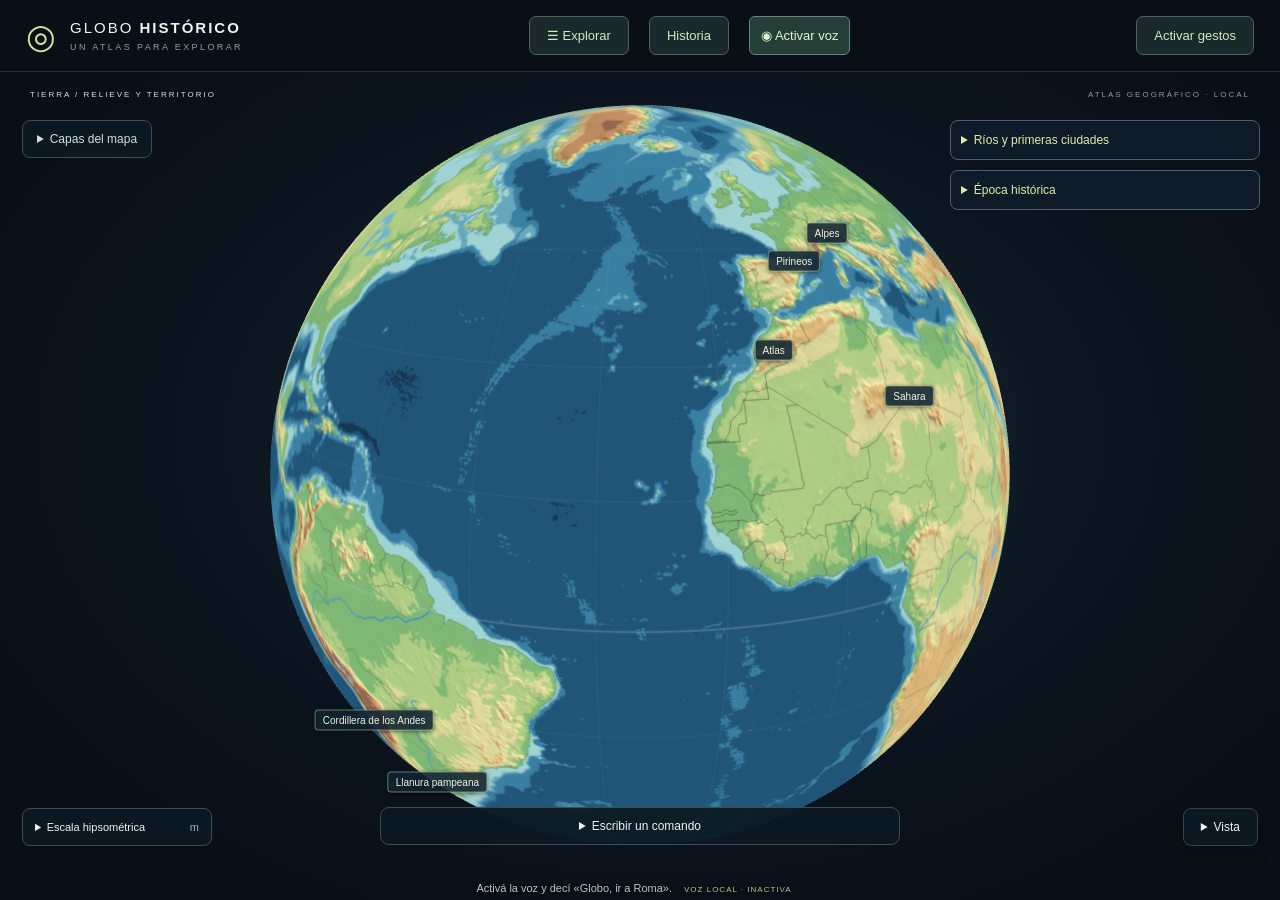
<file: index.html>
<!doctype html>
<html lang="es">
<head>
  <meta charset="utf-8">
  <meta name="viewport" content="width=device-width,initial-scale=1">
  <meta name="color-scheme" content="dark">
  <title>Globo Histórico · Explorador local</title>
  <link rel="icon" href="globo.ico">
  <link rel="stylesheet" href="css/estilos.css">
  <script defer src="vendor/three.min.js"></script>
  <script defer src="vendor/d3.min.js"></script>
  <script defer src="datos/mapa.js"></script>
  <script defer src="datos/lugares.js"></script>
  <script defer src="datos/accidentes.js"></script>
  <script defer src="datos/regiones.js"></script>
  <script defer src="js/regiones.js"></script>
  <script defer src="datos/hidrografia.js"></script>
  <script defer src="js/hidrografia.js"></script>
  <script defer src="datos/ampliacion.js"></script>
  <script defer src="datos/circulacion.js"></script>
  <script defer src="js/flujos.js"></script>
  <script defer src="datos/historia.js"></script>
  <script defer src="js/historia.js"></script>
  <script defer src="js/selecciones.js"></script>
  <script defer src="datos/relieve.js"></script>
  <script defer src="datos/rivers.js"></script>
  <script defer src="datos/lakes.js"></script>
  <script defer src="js/relieve.js"></script>
  <script defer src="js/comandos.js"></script>
  <script defer src="js/voz.js"></script>
  <script defer src="js/globo.js"></script>
  <script defer src="js/gestos.js"></script>
  <script defer src="datos/epocas-geometrias.js"></script>
  <script defer src="datos/epocas.js"></script>
  <script defer src="js/epocas.js"></script>
  <script defer src="js/aulas-agua.js"></script>
  <script defer src="js/activacion-voz.js"></script>
  <script defer src="js/app.js"></script>
</head>
<body class="sidebar-closed">
  <header class="header">
    <a class="brand" href="index.html" aria-label="Globo Histórico, inicio"><span class="brand-icon">◎</span><span>GLOBO <b>HISTÓRICO</b><small>UN ATLAS PARA EXPLORAR</small></span></a>
    <button id="sidebar-toggle" class="panel-toggle" aria-controls="sidebar" aria-expanded="false">☰ Explorar</button>
    <button id="history-toggle" type="button" class="panel-toggle">Historia</button>
    <button id="voice-toggle" type="button" class="voice-button" aria-pressed="false" aria-label="Activar comando de voz">◉ <span>Activar voz</span></button>
    <button id="gestures-toggle" type="button" class="panel-toggle" aria-pressed="false" aria-controls="gesture-panel">Activar gestos</button>
  </header>
  <main class="layout">
    <aside class="sidebar" id="sidebar" hidden>
      <div class="eyebrow">EXPLORADOR / VERSIÓN 0.7.3</div>
      <h1>El mundo, <br>a tu alcance.</h1>
      <p class="intro">Elegí un destino. Conectá lugares. <br>Empezá a descubrir su historia.</p>
      <section class="selection" aria-labelledby="selection-heading">
        <div class="eyebrow" id="selection-heading">TU DESTINO</div>
        <h2 id="place-name">Planeta Tierra</h2>
        <p id="place-description">Una mirada al mundo entero. Arrastrá el globo para recorrerlo o escribí un lugar.</p>
        <div id="place-coordinates">VISTA GLOBAL</div>
      </section>
      <details id="history-panel" class="history-panel"><summary>Sociedades, asentamientos y comercio</summary>
        <p class="history-caption">35 fichas iniciales. Períodos de estudio, no una reconstrucción completa de cada sociedad.</p>
        <label for="history-era">Período</label><select id="history-era"><option value="">Todos los períodos</option><option value="antigua">Antigüedad</option><option value="medieval">Mundo medieval</option><option value="moderna">Expansión ultramarina y Edad Moderna</option></select>
        <label for="history-topic">Sociedad o red</label><select id="history-topic"></select>
        <p id="history-dates" class="eyebrow"></p><p id="history-about"></p>
        <details id="history-economy"><summary>Recursos económicos</summary><p>Ejemplos cualitativos; cambian según la región y la etapa. No son un inventario completo ni estimaciones de producción.</p><dl><dt>Producción y recursos</dt><dd id="history-production"></dd><dt>Intercambios e importaciones</dt><dd id="history-exchange"></dd><dt>Trabajo y organización</dt><dd id="history-work"></dd></dl></details>
        <details open><summary>Asentamientos y nodos</summary><label class="history-row"><input id="history-all" type="checkbox"> Seleccionar todos los de esta ficha</label><div id="history-nodes"></div><button id="history-focus" type="button">Seleccionar y ver en el globo</button></details>
        <details><summary>Red comercial</summary><div id="history-routes"></div><p id="history-no-route">Esta ficha todavía no tiene una red trazada; podés explorar sus nodos.</p><p>Líneas discontinuas: vínculos esquemáticos entre nodos, no caminos ni itinerarios de navegación. No todos estuvieron activos durante todo el período.</p></details>
        <details><summary>Fuentes de la ficha</summary><p>Los textos de la ficha están disponibles sin conexión. Los enlaces externos requieren Internet.</p><div id="history-sources"></div></details>
        <p>Selecciones históricas: <b id="history-total">0</b>. Cambiar de ficha conserva las selecciones: podés estar comparando épocas distintas.</p><button id="history-clear" type="button">Limpiar historia</button>
      </details>
      <section class="catalog" aria-labelledby="catalog-heading">
        <div class="catalog-head"><h2 id="catalog-heading">Lugares para explorar</h2><span id="place-count"></span></div>
        <label class="sr-only" for="filter">Filtrar catálogo</label>
        <input id="filter" type="search" placeholder="Buscar en el catálogo…" autocomplete="off">
        <label for="catalog-kind">Tipo de lugar o capa</label><select id="catalog-kind"><option value="">Todos</option><option value="country">Países / territorios</option><option value="region">Regiones</option><option value="ocean">Océanos</option><option value="sea">Mares / golfos / bahías</option><option value="river">Ríos</option><option value="lake">Lagos / embalses</option><option value="strait">Estrechos / canales</option><option value="wind">Vientos</option><option value="warm">Corrientes cálidas</option><option value="cold">Corrientes frías</option><option value="historical">Asentamientos históricos</option><option value="trade">Redes comerciales históricas</option><option value="place">Otros lugares</option></select><p>Agua y asentamientos: probá Nilo, Tigris, Éufrates e Indo, y lagos como Titicaca o Van. Los cauces y orillas son modernos; no reconstruyen la Antigüedad. Marcá casillas para acumular selecciones. Pulsá el nombre para viajar.</p><div id="places" class="places"></div>
      </section>
      <details id="selections-panel" class="selections-panel"><summary>Selecciones <span id="selection-count">0</span></summary>
        <p>Los colores se acumulan al visitar destinos. Países y mares: superficie; ríos: curso; vientos y corrientes: flechas; otros destinos: marca puntual.</p>
        <div class="selection-actions"><button id="show-selections">Ver selección</button><button id="clear-selections">Limpiar colores</button></div>
        <div id="selected-list"></div>
        <p>Las selecciones más recientes quedan encima si se superponen. Mundo conserva los colores. Se borran al cerrar o recargar.</p>
      </details>
      <details class="help"><summary>Cómo usar este atlas</summary>
        <p>Arrastrá para girar. Usá la rueda o dos dedos para acercar. Con el globo enfocado: flechas para girar, + y − para zoom, Inicio para volver al mundo.</p>
        <p>«Mostrar vientos», «mostrar corrientes frías», «ocultar corrientes cálidas», «seleccionar río Nilo y mar Negro», «activar corriente de Humboldt». Las mismas selecciones se controlan con las casillas de Explorar.</p><p>Comandos: «ir a Roma», «mostrame Egipto», «acercar», «alejar» y «volver al mundo». También podés escribir el nombre solo.</p>
        <p>«Seleccionar Argentina, Chile y Perú», «agregar Brasil», «quitar Chile», «limpiar colores». Por voz: «Globo, seleccionar Argentina y Chile». Los nombres desconocidos no modifican la selección.</p>
        <p>Voz local: abrí INICIAR-CON-VOZ.cmd en Windows, pulsá «Activar voz» y permití el micrófono. El audio se procesa en tu navegador y no se envía a Internet.</p>
        <p>Alturas y profundidades: modelo SRTM15+ procesado por GMT a 10 minutos de arco. Es una vista regional simplificada, no una medición puntual ni un mapa de caminos. El explorador histórico incluye nodos y vínculos esquemáticos con fechas; no fronteras reconstruidas.</p>
        <a href="LEEME.html" target="_blank" rel="noopener">Guía y créditos ↗</a>
      </details>
    </aside>
    <section class="explorer" aria-label="Explorador del globo">
      <div class="map-heading"><span>TIERRA / RELIEVE Y TERRITORIO</span><span>ATLAS GEOGRÁFICO · LOCAL</span></div>
      <details id="layers-panel" class="layer-controls"><summary>Capas del mapa</summary><div class="layers-body">
        <label><input id="layer-relief" type="checkbox" checked> Hipsometría</label>
        <label><input id="layer-shade" type="checkbox" checked> Sombreado</label>
        <label><input id="layer-water" type="checkbox" checked> Ríos y lagos</label>
        <label><input id="layer-labels" type="checkbox" checked> Accidentes</label>
        <label><input id="flow-animation" type="checkbox" checked> Animar recorridos</label><label><input id="group-wind" type="checkbox"> Vientos predominantes · amarillo</label><label><input id="group-warm" type="checkbox"> Corrientes cálidas · rojo</label><label><input id="group-cold" type="checkbox"> Corrientes frías · azul</label><p>Flechas animadas: sentido general, sin representar velocidad real. Esquemas, no datos en tiempo real. Elegí recorridos individuales en Explorar.</p><label><input id="wake-word" type="checkbox" checked> Activar comandos con «Globo» o «lobo»</label>
        <label><input id="voice-conversation" type="checkbox" checked> Conversación: encadenar comandos durante 20 segundos</label><p>Se acepta «Globo» y la confusión «lobo» al inicio. Cada comando reconocido renueva 20 segundos para hablar sin repetir la activación. Desmarcá Conversación para pedir activación en cada orden.</p>
        <p>Con la voz encendida, decí «Globo, ir a Roma». Desmarcá esta opción para dar comandos sin palabra de activación.</p>
      </div></details>
      <div id="globe" tabindex="0" role="region" aria-label="Globo 3D. Arrastrá para girar o usá las flechas del teclado."></div>
      <div class="map-tools" aria-label="Herramientas del mapa">
      <details id="water-panel" class="epoch-panel"><summary>Ríos y primeras ciudades</summary><button id="water-view" type="button">Vista Hidrografía</button><p>Cursos actuales simplificados. No reconstruyen cauces, costas ni orillas antiguos.</p><div id="water-groups"></div><details><summary>Ciudades y entorno fluvial</summary><div id="water-cities"></div><p>Selección didáctica independiente de la fecha del mapa. No implica que todas las ciudades sean contemporáneas.</p></details><p id="water-note" role="status"></p></details>
      <details id="epoch-panel" class="epoch-panel"><summary>Época histórica<span id="epoch-summary-date"></span></summary>
        <label for="map-view">Vista rápida</label><select id="map-view"><option value="geography">Geografía</option><option value="hydro">Hidrografía</option><option value="territories">Territorios históricos</option><option value="trade">Comercio</option><option value="resources">Recursos económicos</option><option value="custom" disabled>Personalizada</option></select><p id="view-note">Elegí una época para las vistas históricas. Podés combinar las casillas después.</p><label><input id="soft-relief" type="checkbox"> Suavizar relieve para leer las capas</label>
        <label for="epoch-century">Siglo</label><select id="epoch-century"><option value="">Mapa sin época</option></select>
        <label for="epoch-moment">Momento representado</label><select id="epoch-moment"><option value="">Sin reconstrucción</option></select>
        <p id="epoch-date" role="status">Época histórica desactivada</p><p id="epoch-note"></p>
        <label><input id="epoch-territory" type="checkbox" checked> Territorios aproximados</label>
        <label><input id="epoch-city" type="checkbox" checked> Ciudades seleccionadas</label>
        <label><input id="epoch-route" type="checkbox"> Redes de circulación · esquemas</label>
        <label><input id="epoch-resource" type="checkbox"> Recursos económicos · ejemplos regionales</label>
        <label><input id="epoch-borders" type="checkbox" checked> Fronteras actuales de referencia</label>
        <details><summary>Territorios y colores</summary><div id="epoch-legend"></div></details>
        <details><summary>Economía del período</summary><p id="epoch-economy"></p></details>
        <details><summary>Fuentes y alcance</summary><div id="epoch-sources"></div><p>Primera selección del Mediterráneo y Cercano Oriente. Límites aproximados; no son fronteras modernas ni ocupación uniforme. Costas, ríos y relieve de base actuales. Las zonas sin color no representan ausencia de pueblos. Las redes y recursos describen el período, no flujos medidos en el año indicado.</p><p>Cambiar de momento retira las selecciones históricas anteriores. Las selecciones geográficas manuales se conservan como referencias actuales y pueden superponerse. Las fichas de Historia abarcan períodos más amplios.</p></details>
      </details>
      <section id="gesture-panel" class="gesture-panel" aria-label="Control por gestos" hidden>
        <div class="gesture-heading"><b>Giro y zoom con la mano</b><button id="gesture-stop" type="button" aria-label="Apagar cámara y gestos">Apagar</button></div>
        <p id="gesture-state" role="status" aria-live="polite">Cámara apagada.</p>
        <button id="gesture-take" type="button" disabled>Tomar zoom sin pinza</button>
        <details><summary>Guía y vista de cámara</summary>
          <p>Mostrá una sola mano abierta, con los dedos extendidos: movela a izquierda, derecha, arriba o abajo para girar el globo. Juntá pulgar e índice un instante para tomar el zoom, con los otros dedos extendidos. Separalos para agrandar y acercalos para achicar. Cerrá toda la mano o sacala de cámara para soltar. Después del zoom, cerrá y volvé a abrir la mano para regresar al giro.</p>
          <div class="gesture-preview"><canvas id="gesture-overlay" width="640" height="480" aria-hidden="true"></canvas><video id="gesture-video" autoplay muted playsinline aria-label="Vista local de la cámara"></video></div><p>Los puntos verdes indican una mano detectada. Si la pinza no toma el control, pulsá «Tomar zoom sin pinza» y después separá o acercá pulgar e índice.</p>
          <p>Buena luz y mano completa frente a la cámara. Procesamiento local: no se graba ni se envía video. Escape o cambiar de pestaña apaga la cámara.</p>
        </details>
      </section>
      <details id="terrain-card" class="terrain-card" hidden><summary id="terrain-name"></summary><div class="eyebrow" id="terrain-kind"></div><p id="terrain-description"></p><small id="terrain-elevation"></small><button id="city-water-link" type="button" hidden>Mostrar entorno fluvial</button></details>
      </div>
      <div id="fatal" class="fatal" hidden></div>
      <details id="legend" class="legend"><summary>Escala hipsométrica <span>m</span></summary><div id="legend-bands"></div><p>Altura respecto del nivel del mar. El sombreado modifica el brillo. Blanco indica altura, no nieve. Relieve regional generalizado; no muestra cumbres individuales.</p></details>
      <div class="map-note">RELIEVE SRTM15+ / GMT <span>RÍOS Y LAGOS · NATURAL EARTH</span></div>
      <details id="navigation-panel" class="navigation" aria-label="Controles de navegación"><summary>Vista</summary><div>
        <button id="zoom-out" aria-label="Alejar" title="Alejar">−</button>
        <button id="world" class="world" title="Volver al mundo">◎ <span>Mundo</span></button>
        <button id="zoom-in" aria-label="Acercar" title="Acercar">+</button>
      </div></details>
      <details id="commands-panel" class="command-panel"><summary>Escribir un comando</summary>
        <form id="command-form">
          <span class="prompt-symbol" aria-hidden="true">⌕</span>
          <label class="sr-only" for="command">Comando o nombre del lugar</label>
          <input id="command" placeholder="Seleccionar Argentina, Chile y Perú" autocomplete="off" maxlength="500">
          <button type="submit" class="go">Ir <span aria-hidden="true">↗</span></button>
        </form>
      </details>
      <div class="voice-feedback"><span id="status" role="status" aria-live="polite">Activá la voz y decí «Globo, ir a Roma».</span><span id="voice-state" class="voice-note">VOZ LOCAL · INACTIVA</span><div id="voice-transcript" aria-live="polite"></div></div>
    </section>
  </main>
  <noscript>Para usar el globo, activá JavaScript en el navegador. No requiere Internet.</noscript>
</body>
</html>
</file>
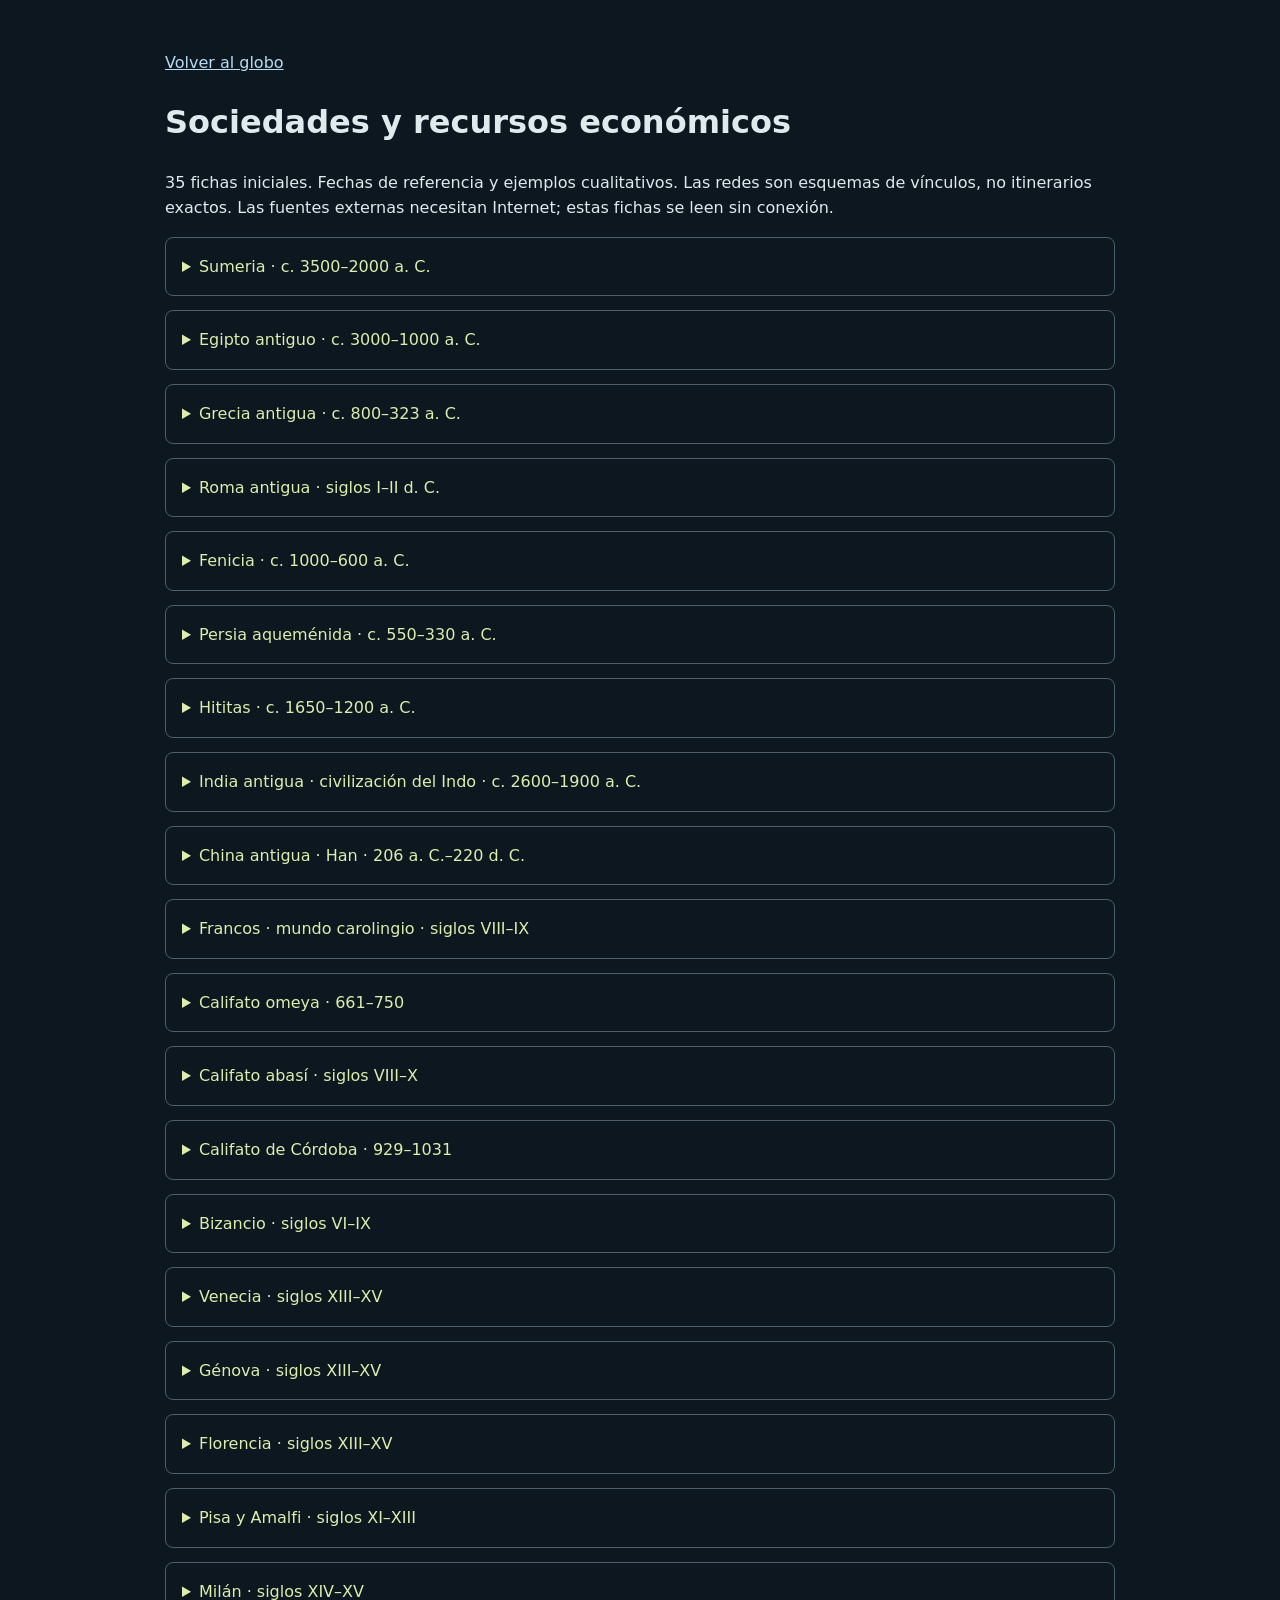
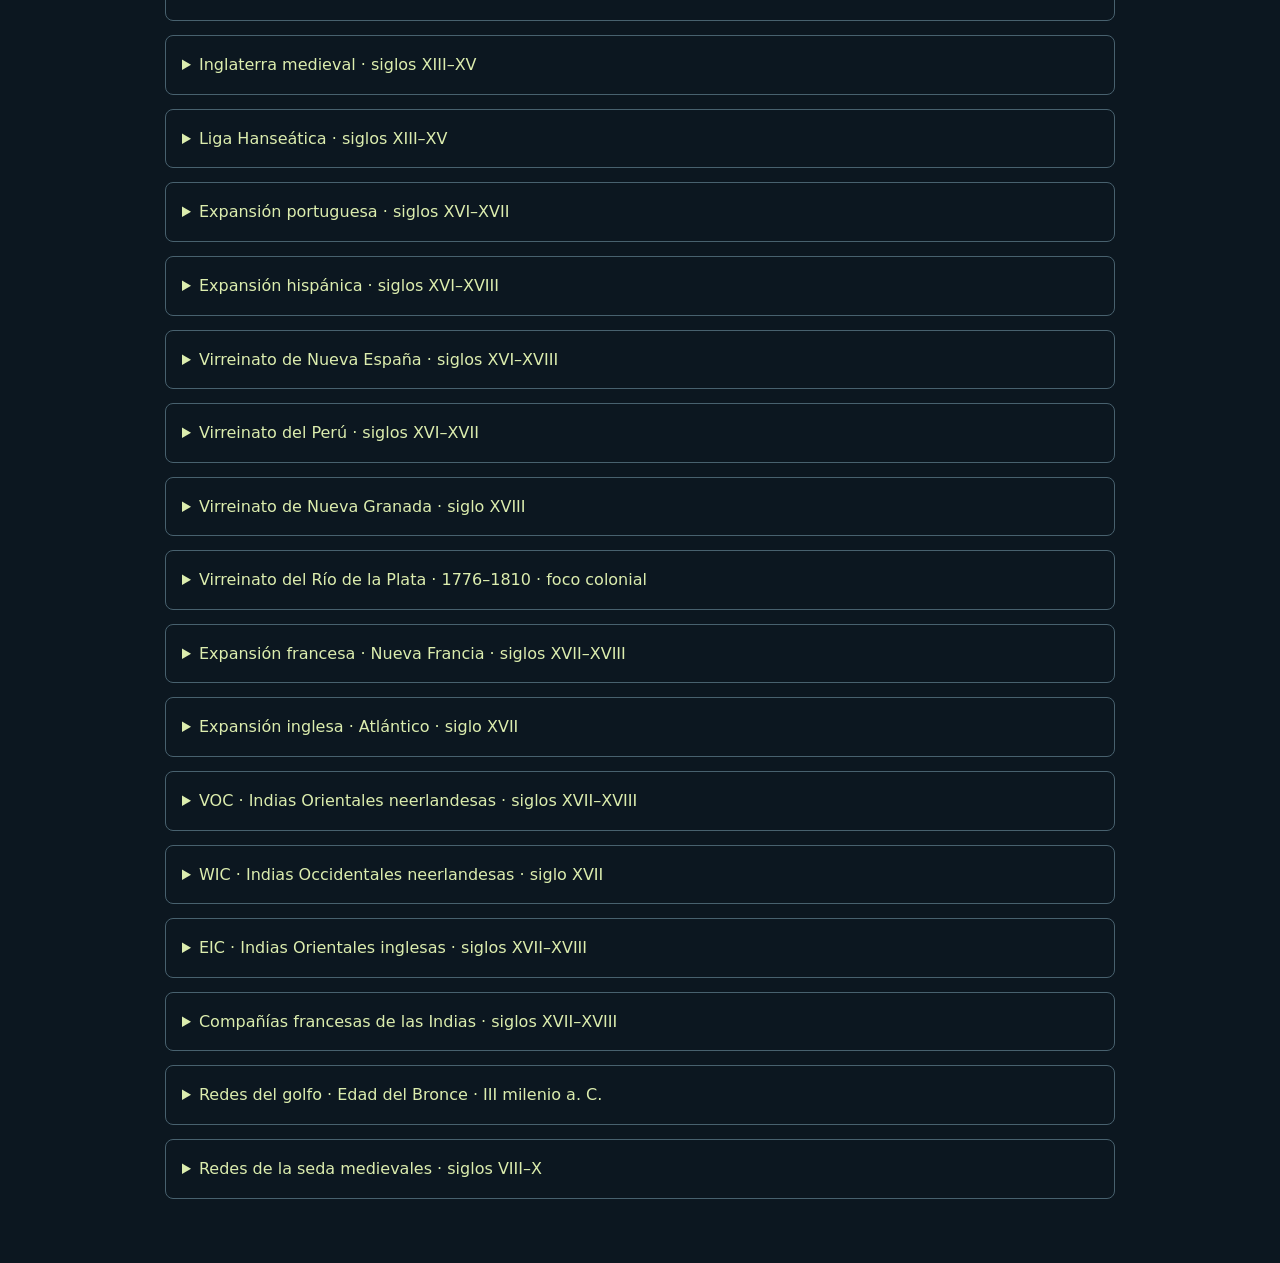
<file: HISTORIA.html>
<!doctype html><html lang="es"><meta charset="utf-8"><meta name="viewport" content="width=device-width,initial-scale=1"><title>Sociedades y recursos económicos</title><style>body{font:16px/1.6 system-ui;max-width:950px;margin:30px auto;padding:20px;background:#0c1720;color:#deeaec}a{color:#b8dcf4}details{padding:16px;border:1px solid #48616e;border-radius:8px;margin:14px 0}summary{cursor:pointer;color:#dcedae}dt{font-weight:bold;margin-top:12px}dd{margin-left:0}small{color:#b6c7ce}</style><a href="index.html">Volver al globo</a><h1>Sociedades y recursos económicos</h1><p>35 fichas iniciales. Fechas de referencia y ejemplos cualitativos. Las redes son esquemas de vínculos, no itinerarios exactos. Las fuentes externas necesitan Internet; estas fichas se leen sin conexión.</p>
<details><summary>Sumeria · c. 3500–2000 a. C.</summary><p>Ciudades del sur de Mesopotamia; el marco reúne etapas distintas, no un estado único permanente.</p><dl>
<dt>Producción y recursos</dt><dd>Cebada, dátiles, ganado ovino, tejidos y cerámica.</dd>
<dt>Intercambios e importaciones</dt><dd>Metales, madera y piedras obtenidos a través de redes de larga distancia.</dd>
<dt>Trabajo y organización</dt><dd>Agricultura irrigada, talleres y administración de templos, palacios y hogares.</dd>
</dl><p>Nodos: Uruk, Ur, Eridu</p><p>Fuentes: <a target="_blank" rel="noopener noreferrer" href="https://www.metmuseum.org/pt/essays/art-of-the-first-cities-in-the-third-millennium-b-c">The Met · primeras ciudades</a></p></details>
<details><summary>Egipto antiguo · c. 3000–1000 a. C.</summary><p>Selección de centros de distintos momentos del Egipto faraónico.</p><dl>
<dt>Producción y recursos</dt><dd>Cereales, lino, papiro y manufacturas; recursos minerales en áreas específicas.</dd>
<dt>Intercambios e importaciones</dt><dd>Madera y metales complementaban los recursos del valle; intercambios con Nubia y el Levante.</dd>
<dt>Trabajo y organización</dt><dd>Cultivo ligado al Nilo, almacenamiento, tributos y trabajo agrícola y artesanal.</dd>
</dl><p>Nodos: Menfis, Tebas egipcia, Elefantina</p><p>Fuentes: <a target="_blank" rel="noopener noreferrer" href="https://www.metmuseum.org/art/collection/search/568310">The Met · cereal y economía egipcia</a></p></details>
<details><summary>Grecia antigua · c. 800–323 a. C.</summary><p>Las polis y colonias no componían una economía estatal unificada.</p><dl>
<dt>Producción y recursos</dt><dd>Aceite, vino, cerámica y manufacturas; especializaciones diferentes entre polis.</dd>
<dt>Intercambios e importaciones</dt><dd>Cereales, metales y otros bienes circulaban entre ciudades y enclaves.</dd>
<dt>Trabajo y organización</dt><dd>Agricultura, talleres y navegación; trabajo libre y esclavizado.</dd>
</dl><p>Nodos: Atenas, Corinto, Náucratis, Siracusa</p><p>Fuentes: <a target="_blank" rel="noopener noreferrer" href="https://www.metmuseum.org/de/essays/ancient-greek-colonization-and-trade-and-their-influence-on-greek-art">The Met · colonización e intercambio griego</a></p></details>
<details><summary>Roma antigua · siglos I–II d. C.</summary><p>Foco en el Mediterráneo imperial; las mercancías y su procedencia variaban.</p><dl>
<dt>Producción y recursos</dt><dd>Cereales, vino, aceite y cerámica en diversas regiones del imperio.</dd>
<dt>Intercambios e importaciones</dt><dd>Roma recibía alimentos por mar; Egipto y África participaban en su abastecimiento.</dd>
<dt>Trabajo y organización</dt><dd>Propiedad rural, impuestos, talleres y redes portuarias; trabajo libre y esclavizado.</dd>
</dl><p>Nodos: Roma, Ostia, Alejandría, Cartago</p><p>Fuentes: <a target="_blank" rel="noopener noreferrer" href="https://resources.metmuseum.org/resources/metpublications/pdf/Roman_Art_A_Resource_for_Educators.pdf">The Met · recursos educativos sobre Roma</a></p></details>
<details><summary>Fenicia · c. 1000–600 a. C.</summary><p>Red de ciudades y establecimientos, no un imperio fenicio homogéneo.</p><dl>
<dt>Producción y recursos</dt><dd>Manufacturas, tintes de púrpura y trabajo de materias primas.</dd>
<dt>Intercambios e importaciones</dt><dd>Metales occidentales y bienes de lujo; intensa intermediación marítima.</dd>
<dt>Trabajo y organización</dt><dd>Ciudades portuarias, navegación y talleres.</dd>
</dl><p>Nodos: Tiro, Sidón, Biblos, Cartago, Gadir / Cádiz</p><p>Fuentes: <a target="_blank" rel="noopener noreferrer" href="https://www.metmuseum.org/exhibitions/listings/2014/assyria-to-iberia">The Met · redes fenicias</a></p></details>
<details><summary>Persia aqueménida · c. 550–330 a. C.</summary><p>Centros aqueménidas; los enlaces no equivalen al trazado exacto del Camino Real.</p><dl>
<dt>Producción y recursos</dt><dd>Agricultura y ganadería, textiles y manufacturas regionales.</dd>
<dt>Intercambios e importaciones</dt><dd>Circulación de metales, productos agrícolas y bienes de lujo.</dd>
<dt>Trabajo y organización</dt><dd>Tributos, administración imperial y actividad mercantil; rutas terrestres y marítimas.</dd>
</dl><p>Nodos: Persépolis, Susa, Sardes</p><p>Fuentes: <a target="_blank" rel="noopener noreferrer" href="https://www.iranicaonline.org/articles/commerce-ii/">Encyclopaedia Iranica · comercio aqueménida</a></p></details>
<details><summary>Hititas · c. 1650–1200 a. C.</summary><p>Hattusa fue capital; Ugarit y Carquemis tuvieron relaciones y estatutos distintos. No eran tres ciudades equivalentes.</p><dl>
<dt>Producción y recursos</dt><dd>Agricultura cerealera, ganadería y trabajo de metales.</dd>
<dt>Intercambios e importaciones</dt><dd>Metales y manufacturas del ámbito anatolio y sirio.</dd>
<dt>Trabajo y organización</dt><dd>Centros palaciales, tributos, producción rural y relaciones diplomáticas.</dd>
</dl><p>Nodos: Hattusa, Carquemis, Ugarit</p><p>Fuentes: <a target="_blank" rel="noopener noreferrer" href="https://whc.unesco.org/en/list/377">UNESCO · Hattusa</a></p></details>
<details><summary>India antigua · civilización del Indo · c. 2600–1900 a. C.</summary><p>El Indo abarcaba zonas de los actuales Pakistán e India; esta ficha no resume toda la historia india.</p><dl>
<dt>Producción y recursos</dt><dd>Agricultura, tejidos, cuentas de piedra, cerámica y objetos metálicos.</dd>
<dt>Intercambios e importaciones</dt><dd>Materias primas y manufacturas circulaban dentro del ámbito del Indo y hacia Mesopotamia.</dd>
<dt>Trabajo y organización</dt><dd>Producción urbana especializada y redes de intercambio; la organización política sigue siendo discutida.</dd>
</dl><p>Nodos: Harappa, Mohenjo-Daro, Dholavira</p><p>Fuentes: <a target="_blank" rel="noopener noreferrer" href="https://www.metmuseum.org/-/media/files/learn/for-educators/publications-for-educators/sseasia.pdf">The Met · primeras sociedades del sur de Asia</a>, <a target="_blank" rel="noopener noreferrer" href="https://www.metmuseum.org/pt/essays/art-of-the-first-cities-in-the-third-millennium-b-c">The Met · primeras ciudades</a></p></details>
<details><summary>China antigua · Han · 206 a. C.–220 d. C.</summary><p>Foco Han. Las redes de la seda fueron múltiples y cambiantes; no una carretera directa China–Roma.</p><dl>
<dt>Producción y recursos</dt><dd>Seda y producción agrícola; talleres y manufacturas regionales.</dd>
<dt>Intercambios e importaciones</dt><dd>La seda circulaba hacia Asia Central mediante cadenas de intermediarios.</dd>
<dt>Trabajo y organización</dt><dd>Agricultura, fiscalidad imperial y mercados.</dd>
</dl><p>Nodos: Chang&#x27;an, Luoyang, Dunhuang</p><p>Fuentes: <a target="_blank" rel="noopener noreferrer" href="https://www.unesco.org/en/silk-roads/about-silk-roads?hub=196704">UNESCO · redes de la seda</a></p></details>
<details><summary>Francos · mundo carolingio · siglos VIII–IX</summary><p>Corte, ciudades y emporios de funciones diferentes.</p><dl>
<dt>Producción y recursos</dt><dd>Cereales, ganadería y manufacturas rurales y urbanas.</dd>
<dt>Intercambios e importaciones</dt><dd>Excedentes agrícolas y bienes artesanales circulaban por mercados y vías fluviales.</dd>
<dt>Trabajo y organización</dt><dd>Dominios rurales, rentas y obligaciones de trabajo; el capitulario de 794 regula precios del cereal.</dd>
</dl><p>Nodos: Aquisgrán, París, Dorestad</p><p>Fuentes: <a target="_blank" rel="noopener noreferrer" href="https://sourcebooks.web.fordham.edu/source/794capit-frankfort.asp">Fordham · capitulario de Fráncfort de 794</a></p></details>
<details><summary>Califato omeya · 661–750</summary><p>Foco en el califato con centro en Damasco, distinto del posterior califato cordobés.</p><dl>
<dt>Producción y recursos</dt><dd>Agricultura, textiles y manufacturas de regiones incorporadas al califato.</dd>
<dt>Intercambios e importaciones</dt><dd>Sedas, especias y otras mercancías conectaban el Mediterráneo y Asia.</dd>
<dt>Trabajo y organización</dt><dd>Fiscalidad, producción artesanal y redes mercantiles de comunidades diversas.</dd>
</dl><p>Nodos: Damasco, Alejandría</p><p>Fuentes: <a target="_blank" rel="noopener noreferrer" href="https://www.metmuseum.org/exhibitions/listings/2012/byzantium-and-islam">The Met · Bizancio e Islam</a>, <a target="_blank" rel="noopener noreferrer" href="https://www.metmuseum.org/exhibitions/listings/2012/byzantium-and-islam/blog/topical-essays/posts/commerce">The Met · comercio bizantino e islámico</a></p></details>
<details><summary>Califato abasí · siglos VIII–X</summary><p>Selección de una etapa de la larga historia abasí; los nodos no implican dominio político constante.</p><dl>
<dt>Producción y recursos</dt><dd>Producción agrícola y talleres textiles de distintas regiones.</dd>
<dt>Intercambios e importaciones</dt><dd>Sedas, especias y otros bienes llegaban mediante redes del golfo y Asia Central.</dd>
<dt>Trabajo y organización</dt><dd>Impuestos, mercados, crédito y mercaderes de procedencias diversas.</dd>
</dl><p>Nodos: Bagdad, Basora, Samarcanda</p><p>Fuentes: <a target="_blank" rel="noopener noreferrer" href="https://www.metmuseum.org/exhibitions/listings/2012/byzantium-and-islam">The Met · Bizancio e Islam</a>, <a target="_blank" rel="noopener noreferrer" href="https://www.metmuseum.org/exhibitions/listings/2012/byzantium-and-islam/blog/topical-essays/posts/commerce">The Met · comercio bizantino e islámico</a>, <a target="_blank" rel="noopener noreferrer" href="https://www.unesco.org/en/silk-roads/about-silk-roads?hub=196704">UNESCO · redes de la seda</a></p></details>
<details><summary>Califato de Córdoba · 929–1031</summary><p>Marco cordobés separado de los califatos orientales.</p><dl>
<dt>Producción y recursos</dt><dd>Agricultura y manufacturas, incluidos textiles.</dd>
<dt>Intercambios e importaciones</dt><dd>Bienes mediterráneos y productos del norte de África.</dd>
<dt>Trabajo y organización</dt><dd>Talleres, mercados urbanos, fiscalidad y producción rural.</dd>
</dl><p>Nodos: Córdoba, Almería</p><p>Fuentes: <a target="_blank" rel="noopener noreferrer" href="https://www.metmuseum.org/exhibitions/listings/2012/byzantium-and-islam">The Met · Bizancio e Islam</a>, <a target="_blank" rel="noopener noreferrer" href="https://www.metmuseum.org/learn/educators/curriculum-resources/~/media/Files/Learn/For%20Educators/Publications%20for%20Educators/Islamic%20Teacher%20Resource/Unit7.pdf">The Met · comercio e intercambio artístico</a></p></details>
<details><summary>Bizancio · siglos VI–IX</summary><p>Foco en una etapa; la historia bizantina se extiende mucho más allá de estas fechas.</p><dl>
<dt>Producción y recursos</dt><dd>Agricultura y manufacturas, especialmente textiles de lujo.</dd>
<dt>Intercambios e importaciones</dt><dd>Sedas, especias y materias valiosas circulaban por el Mediterráneo oriental.</dd>
<dt>Trabajo y organización</dt><dd>Fiscalidad imperial, mercados y producción artesanal.</dd>
</dl><p>Nodos: Constantinopla, Tesalónica</p><p>Fuentes: <a target="_blank" rel="noopener noreferrer" href="https://www.metmuseum.org/exhibitions/listings/2012/byzantium-and-islam/blog/topical-essays/posts/commerce">The Met · comercio bizantino e islámico</a>, <a target="_blank" rel="noopener noreferrer" href="https://www.metmuseum.org/exhibitions/listings/2012/byzantium-and-islam">The Met · Bizancio e Islam</a></p></details>
<details><summary>Venecia · siglos XIII–XV</summary><p>Selección de vínculos mediterráneos, con cambios políticos y conflictos.</p><dl>
<dt>Producción y recursos</dt><dd>Vidrio, tejidos, construcción naval y manufacturas urbanas.</dd>
<dt>Intercambios e importaciones</dt><dd>Especias, seda y otros bienes orientales redistribuidos; no eran todos productos locales.</dd>
<dt>Trabajo y organización</dt><dd>Comerciantes, artesanos, finanzas y poder marítimo.</dd>
</dl><p>Nodos: Venecia, Constantinopla, Alejandría</p><p>Fuentes: <a target="_blank" rel="noopener noreferrer" href="https://www.metmuseum.org/fr/essays/venice-and-the-islamic-world-828-1797">The Met · Venecia y el mundo islámico</a></p></details>
<details><summary>Génova · siglos XIII–XV</summary><p>Caffa es un nodo representativo de la expansión genovesa, no una posesión durante todo el período.</p><dl>
<dt>Producción y recursos</dt><dd>Manufacturas y servicios de navegación y financiación.</dd>
<dt>Intercambios e importaciones</dt><dd>Bienes del Mediterráneo y mar Negro; también existió trata de personas.</dd>
<dt>Trabajo y organización</dt><dd>Redes mercantiles, crédito y enclaves de soberanía cambiante.</dd>
</dl><p>Nodos: Génova, Caffa</p><p>Fuentes: <a target="_blank" rel="noopener noreferrer" href="https://www.iranicaonline.org/articles/genoa/">Encyclopaedia Iranica · Génova y Caffa</a>, <a target="_blank" rel="noopener noreferrer" href="https://www.metmuseum.org/learn/educators/curriculum-resources/~/media/Files/Learn/For%20Educators/Publications%20for%20Educators/Islamic%20Teacher%20Resource/Unit7.pdf">The Met · comercio e intercambio artístico</a></p></details>
<details><summary>Florencia · siglos XIII–XV</summary><p>Economía urbana vinculada a un entorno rural; no fue una república marítima.</p><dl>
<dt>Producción y recursos</dt><dd>Paños de lana, seda y otras manufacturas urbanas.</dd>
<dt>Intercambios e importaciones</dt><dd>Lana y materias tintóreas alimentaban talleres; los tejidos se distribuían fuera de la ciudad.</dd>
<dt>Trabajo y organización</dt><dd>Gremios, talleres, mercaderes y banca.</dd>
</dl><p>Nodos: Florencia</p><p>Fuentes: <a target="_blank" rel="noopener noreferrer" href="https://www.galleriaaccademiafirenze.it/en/expositions/firenze-wool-silk-fabric/">Galleria dell’Accademia · tejidos y riqueza de Florencia</a>, <a target="_blank" rel="noopener noreferrer" href="https://www.metmuseum.org/fr/essays/renaissance-velvet-textiles">The Met · tejidos de terciopelo</a></p></details>
<details><summary>Pisa y Amalfi · siglos XI–XIII</summary><p>Agrupación comparativa: no fueron una sola ciudad-estado ni un estado conjunto.</p><dl>
<dt>Producción y recursos</dt><dd>Manufacturas y actividad naval y mercantil.</dd>
<dt>Intercambios e importaciones</dt><dd>Intermediación de mercancías del Mediterráneo.</dd>
<dt>Trabajo y organización</dt><dd>Ciudades marítimas de trayectorias diferentes.</dd>
</dl><p>Nodos: Pisa, Amalfi</p><p>Fuentes: <a target="_blank" rel="noopener noreferrer" href="https://www.metmuseum.org/learn/educators/curriculum-resources/~/media/Files/Learn/For%20Educators/Publications%20for%20Educators/Islamic%20Teacher%20Resource/Unit7.pdf">The Met · comercio e intercambio artístico</a></p></details>
<details><summary>Milán · siglos XIV–XV</summary><p>Centro interior; su relación con puertos dependía de conexiones terrestres.</p><dl>
<dt>Producción y recursos</dt><dd>Manufacturas textiles y metalúrgicas.</dd>
<dt>Intercambios e importaciones</dt><dd>Materias primas y productos artesanales mediante redes del norte de Italia.</dd>
<dt>Trabajo y organización</dt><dd>Talleres, mercados y poder señorial urbano.</dd>
</dl><p>Nodos: Milán</p><p>Fuentes: <a target="_blank" rel="noopener noreferrer" href="https://www.metmuseum.org/fr/essays/renaissance-velvet-textiles">The Met · tejidos de terciopelo</a>, <a target="_blank" rel="noopener noreferrer" href="https://www.metmuseum.org/learn/educators/curriculum-resources/~/media/Files/Learn/For%20Educators/Publications%20for%20Educators/Islamic%20Teacher%20Resource/Unit7.pdf">The Met · comercio e intercambio artístico</a></p></details>
<details><summary>Inglaterra medieval · siglos XIII–XV</summary><p>Brujas es un mercado exterior de comparación, no una ciudad inglesa.</p><dl>
<dt>Producción y recursos</dt><dd>Lana, cueros y una producción de paños en expansión.</dd>
<dt>Intercambios e importaciones</dt><dd>Exportación de lana y paños; importación de vino y otros bienes.</dd>
<dt>Trabajo y organización</dt><dd>Mercaderes, producción rural y aduanas de la corona.</dd>
</dl><p>Nodos: Londres, Boston inglés, Brujas</p><p>Fuentes: <a target="_blank" rel="noopener noreferrer" href="https://www.nationalarchives.gov.uk/help-with-your-research/research-guides/medieval-customs-accounts/">The National Archives · aduanas medievales</a></p></details>
<details><summary>Liga Hanseática · siglos XIII–XV</summary><p>Londres, Brujas, Bergen y Nóvgorod alojaron grandes kontors.</p><dl>
<dt>Producción y recursos</dt><dd>Producciones regionales: pescado, cereales, madera y manufacturas.</dd>
<dt>Intercambios e importaciones</dt><dd>Paños, sal, cera y pieles circulaban entre ciudades y kontors.</dd>
<dt>Trabajo y organización</dt><dd>Asociaciones de mercaderes y cooperación urbana; no un estado territorial unificado.</dd>
</dl><p>Nodos: Lübeck, Hamburgo, Bergen, Nóvgorod, Brujas, Londres</p><p>Fuentes: <a target="_blank" rel="noopener noreferrer" href="https://www.hanse.org/en/the-medieval-hanseatic-league">THE HANSA · ciudades y kontors</a>, <a target="_blank" rel="noopener noreferrer" href="https://www.hanse.org/media/365/download/FairaHansa_poster%20exhibition_EN_A4.pdf?v=1">THE HANSA · bienes intercambiados</a></p></details>
<details><summary>Expansión portuguesa · siglos XVI–XVII</summary><p>Red de enclaves y colonias, no control completo de los océanos ni de sus economías.</p><dl>
<dt>Producción y recursos</dt><dd>En Brasil: azúcar y otros cultivos; en Portugal, manufacturas y servicios mercantiles.</dd>
<dt>Intercambios e importaciones</dt><dd>Pimienta, canela y otras especias de Asia; las factorías concentraban y redistribuían bienes.</dd>
<dt>Trabajo y organización</dt><dd>Monopolios de la corona, comerciantes y alianzas; conquista y trabajo esclavizado en ámbitos coloniales.</dd>
</dl><p>Nodos: Lisboa, Goa, Malaca, Macao, Salvador de Bahía</p><p>Fuentes: <a target="_blank" rel="noopener noreferrer" href="https://media.unesco.org/sites/default/files/webform/mow001/chronological_corpus_portugal.pdf">UNESCO · Corpo Cronológico portugués</a>, <a target="_blank" rel="noopener noreferrer" href="https://www.metmuseum.org/exhibitions/listings/2013/interwoven-globe">The Met · Interwoven Globe</a></p></details>
<details><summary>Expansión hispánica · siglos XVI–XVIII</summary><p>Conexiones atlánticas y pacíficas; se muestran también fichas particulares de virreinatos.</p><dl>
<dt>Producción y recursos</dt><dd>Producciones americanas y europeas diversas; minería y manufacturas.</dd>
<dt>Intercambios e importaciones</dt><dd>Plata americana y bienes asiáticos, incluidos tejidos y porcelana.</dd>
<dt>Trabajo y organización</dt><dd>Monopolios, fiscalidad, comerciantes y administración colonial.</dd>
</dl><p>Nodos: Sevilla, Veracruz, Cartagena de Indias, Acapulco, Manila</p><p>Fuentes: <a target="_blank" rel="noopener noreferrer" href="https://www.metmuseum.org/exhibitions/listings/2013/interwoven-globe">The Met · Interwoven Globe</a>, <a target="_blank" rel="noopener noreferrer" href="https://www.metmuseum.org/de/essays/the-manila-galleon-trade-1565-1815">The Met · galeón de Manila</a>, <a target="_blank" rel="noopener noreferrer" href="https://www.cultura.gob.es/en/cultura/archivos/difusion/mc-difusion/bicentenarios/contexto-historico/imperio-espanol/organizacion/virreinatos.html">Ministerio de Cultura de España · virreinatos</a>, <a target="_blank" rel="noopener noreferrer" href="https://www.cultura.gob.es/cultura/archivos/difusion/mc-difusion/bicentenarios/contexto-historico/imperio-espanol/economia.html">Ministerio de Cultura de España · economía colonial</a></p></details>
<details><summary>Virreinato de Nueva España · siglos XVI–XVIII</summary><p>Capital en México desde 1535; el vínculo de Manila es comercial y administrativo, no continuidad territorial.</p><dl>
<dt>Producción y recursos</dt><dd>Plata, alimentos, textiles y colorantes como la grana cochinilla.</dd>
<dt>Intercambios e importaciones</dt><dd>Plata hacia los circuitos transpacíficos; seda, porcelana y otros bienes asiáticos.</dd>
<dt>Trabajo y organización</dt><dd>Minería, talleres, agricultura y tributos; distintas formas de trabajo libre y coercitivo.</dd>
</dl><p>Nodos: México virreinal, Veracruz, Zacatecas, Acapulco, Manila</p><p>Fuentes: <a target="_blank" rel="noopener noreferrer" href="https://www.metmuseum.org/exhibitions/listings/2013/interwoven-globe">The Met · Interwoven Globe</a>, <a target="_blank" rel="noopener noreferrer" href="https://www.metmuseum.org/de/essays/the-manila-galleon-trade-1565-1815">The Met · galeón de Manila</a>, <a target="_blank" rel="noopener noreferrer" href="https://www.cultura.gob.es/en/cultura/archivos/difusion/mc-difusion/bicentenarios/contexto-historico/imperio-espanol/organizacion/virreinatos.html">Ministerio de Cultura de España · virreinatos</a>, <a target="_blank" rel="noopener noreferrer" href="https://www.cultura.gob.es/cultura/archivos/difusion/mc-difusion/bicentenarios/contexto-historico/imperio-espanol/economia.html">Ministerio de Cultura de España · economía colonial</a></p></details>
<details><summary>Virreinato del Perú · siglos XVI–XVII</summary><p>Potosí y Huancavelica se vinculan por la producción de plata y el uso de mercurio; sus condiciones laborales no se reducen a una mercancía.</p><dl>
<dt>Producción y recursos</dt><dd>Plata, mercurio, producción agrícola y tejidos.</dd>
<dt>Intercambios e importaciones</dt><dd>La plata articulaba mercados regionales y circuitos de larga distancia.</dd>
<dt>Trabajo y organización</dt><dd>Mita minera, trabajo asalariado, talleres y fiscalidad colonial.</dd>
</dl><p>Nodos: Lima, Callao, Potosí, Huancavelica</p><p>Fuentes: <a target="_blank" rel="noopener noreferrer" href="https://whc.unesco.org/en/list/420">UNESCO · Potosí y minería de plata</a>, <a target="_blank" rel="noopener noreferrer" href="https://www.cultura.gob.es/en/cultura/archivos/difusion/mc-difusion/bicentenarios/contexto-historico/imperio-espanol/organizacion/virreinatos.html">Ministerio de Cultura de España · virreinatos</a></p></details>
<details><summary>Virreinato de Nueva Granada · siglo XVIII</summary><p>Creado en 1717, suprimido en 1723 y restablecido en 1739; no se dibuja una frontera fija.</p><dl>
<dt>Producción y recursos</dt><dd>Oro, agricultura y manufacturas regionales.</dd>
<dt>Intercambios e importaciones</dt><dd>Metales y productos regionales hacia mercados interiores y puertos caribeños.</dd>
<dt>Trabajo y organización</dt><dd>Economías locales diversas, fiscalidad y trabajo libre y esclavizado.</dd>
</dl><p>Nodos: Santa Fe de Bogotá, Cartagena de Indias</p><p>Fuentes: <a target="_blank" rel="noopener noreferrer" href="https://www.cultura.gob.es/en/cultura/archivos/difusion/mc-difusion/bicentenarios/contexto-historico/imperio-espanol/organizacion/virreinatos.html">Ministerio de Cultura de España · virreinatos</a>, <a target="_blank" rel="noopener noreferrer" href="https://www.cultura.gob.es/cultura/archivos/difusion/mc-difusion/bicentenarios/contexto-historico/imperio-espanol/economia.html">Ministerio de Cultura de España · economía colonial</a></p></details>
<details><summary>Virreinato del Río de la Plata · 1776–1810 · foco colonial</summary><p>Potosí cambió de adscripción al crearse este virreinato; no se muestra simultáneamente como parte del Perú en la misma fecha.</p><dl>
<dt>Producción y recursos</dt><dd>Ganadería, cueros y minería de plata del Alto Perú.</dd>
<dt>Intercambios e importaciones</dt><dd>Cueros y metales circulaban entre mercados interiores y puertos atlánticos.</dd>
<dt>Trabajo y organización</dt><dd>Comerciantes, ganadería y minería; coexistían trabajo libre y coercitivo.</dd>
</dl><p>Nodos: Buenos Aires, Montevideo, Potosí</p><p>Fuentes: <a target="_blank" rel="noopener noreferrer" href="https://www.cultura.gob.es/en/cultura/archivos/difusion/mc-difusion/bicentenarios/contexto-historico/imperio-espanol/organizacion/virreinatos.html">Ministerio de Cultura de España · virreinatos</a>, <a target="_blank" rel="noopener noreferrer" href="https://whc.unesco.org/en/list/420">UNESCO · Potosí y minería de plata</a>, <a target="_blank" rel="noopener noreferrer" href="https://www.cultura.gob.es/cultura/archivos/difusion/mc-difusion/bicentenarios/contexto-historico/imperio-espanol/economia.html">Ministerio de Cultura de España · economía colonial</a></p></details>
<details><summary>Expansión francesa · Nueva Francia · siglos XVII–XVIII</summary><p>Las redes indígenas y su trabajo fueron centrales para el comercio de pieles.</p><dl>
<dt>Producción y recursos</dt><dd>Pieles obtenidas mediante redes indígenas; también agricultura colonial.</dd>
<dt>Intercambios e importaciones</dt><dd>Pieles hacia Francia; manufacturas europeas hacia América.</dd>
<dt>Trabajo y organización</dt><dd>Alianzas y negociación con pueblos indígenas, intermediarios y compañías.</dd>
</dl><p>Nodos: La Rochelle, Quebec, Montreal</p><p>Fuentes: <a target="_blank" rel="noopener noreferrer" href="https://www.historymuseum.ca/virtual-museum-of-new-france/economic-activities/fur-trade/">Canadian Museum of History · comercio de pieles</a></p></details>
<details><summary>Expansión inglesa · Atlántico · siglo XVII</summary><p>Jamestown se estableció en territorio habitado por pueblos indígenas; el tabaco impulsó apropiación de tierras y conflictos.</p><dl>
<dt>Producción y recursos</dt><dd>Tabaco de Virginia, junto con cultivos de subsistencia.</dd>
<dt>Intercambios e importaciones</dt><dd>Tabaco hacia Inglaterra y manufacturas hacia la colonia.</dd>
<dt>Trabajo y organización</dt><dd>Compañías, colonización, servidumbre por contrato y expansión de la esclavitud.</dd>
</dl><p>Nodos: Londres, Jamestown</p><p>Fuentes: <a target="_blank" rel="noopener noreferrer" href="https://www.nps.gov/jame/learn/historyculture/a-short-history-of-jamestown.htm">National Park Service · Jamestown</a></p></details>
<details><summary>VOC · Indias Orientales neerlandesas · siglos XVII–XVIII</summary><p>Fundada en 1602. La selección incluye nodos incorporados después: Batavia 1619, Deshima 1641 y Cabo 1652.</p><dl>
<dt>Producción y recursos</dt><dd>La compañía organizaba comercio y control de producción; los bienes procedían de regiones diversas.</dd>
<dt>Intercambios e importaciones</dt><dd>Especias, textiles, té, café y porcelana; intercambios intraasiáticos además del vínculo con Europa.</dd>
<dt>Trabajo y organización</dt><dd>Monopolio, factorías, fuertes y poder militar; uso de violencia y trabajo esclavizado.</dd>
</dl><p>Nodos: Ámsterdam, Batavia, Ciudad del Cabo, Deshima</p><p>Fuentes: <a target="_blank" rel="noopener noreferrer" href="https://nationaalarchief.nl/onderzoeken/zoekhulpen/voc-1602-1800">Nationaal Archief · VOC</a></p></details>
<details><summary>WIC · Indias Occidentales neerlandesas · siglo XVII</summary><p>Nodos de etapas distintas; Recife fue neerlandés entre 1630 y 1654. Las personas esclavizadas no se clasifican como recursos naturales.</p><dl>
<dt>Producción y recursos</dt><dd>Azúcar de plantaciones americanas y otros productos atlánticos.</dd>
<dt>Intercambios e importaciones</dt><dd>Azúcar y manufacturas; participación central en la trata atlántica de personas esclavizadas.</dd>
<dt>Trabajo y organización</dt><dd>Compañía con monopolios, fuertes, guerra y esclavitud colonial.</dd>
</dl><p>Nodos: Ámsterdam, Recife, Willemstad / Curazao, Elmina</p><p>Fuentes: <a target="_blank" rel="noopener noreferrer" href="https://www.nationaalarchief.nl/onderzoeken/zoekhulpen/slavernijverleden">Nationaal Archief · esclavitud colonial</a></p></details>
<details><summary>EIC · Indias Orientales inglesas · siglos XVII–XVIII</summary><p>Fundada en 1600. Surat, Madrás y Calcuta representan fases distintas; no un establecimiento simultáneo.</p><dl>
<dt>Producción y recursos</dt><dd>Adquisición de manufacturas asiáticas; posterior control territorial y fiscal de áreas de India.</dd>
<dt>Intercambios e importaciones</dt><dd>Textiles de algodón, seda, especias y té en etapas diferentes.</dd>
<dt>Trabajo y organización</dt><dd>Compañía privilegiada, factorías y creciente poder militar y político.</dd>
</dl><p>Nodos: Londres, Surat, Madrás, Calcuta</p><p>Fuentes: <a target="_blank" rel="noopener noreferrer" href="https://www.rmg.co.uk/collections/research-guides/research-guide-f5-east-india-company">Royal Museums Greenwich · East India Company</a></p></details>
<details><summary>Compañías francesas de las Indias · siglos XVII–XVIII</summary><p>Varias reorganizaciones empresariales; la compañía de 1664 es un punto de partida, no la única entidad.</p><dl>
<dt>Producción y recursos</dt><dd>Manufacturas asiáticas y producciones coloniales adquiridas y redistribuidas.</dd>
<dt>Intercambios e importaciones</dt><dd>Algodones, sedas, porcelana, café, té y especias.</dd>
<dt>Trabajo y organización</dt><dd>Compañías privilegiadas, factorías y vínculos con colonización y esclavitud.</dd>
</dl><p>Nodos: Lorient, Pondicherry</p><p>Fuentes: <a target="_blank" rel="noopener noreferrer" href="https://patrimoine.lorient.bzh/histoire/histoire-generale/evenements-et-historiques/lorient-les-compagnies-des-indes-et-lesclavage">Lorient · compañías y economía colonial</a></p></details>
<details><summary>Redes del golfo · Edad del Bronce · III milenio a. C.</summary><p>Esquema de contactos entre ámbitos culturales. No prueba viajes directos entre todos los centros dibujados.</p><dl>
<dt>Producción y recursos</dt><dd>Manufacturas y productos agrícolas de sociedades diferentes.</dd>
<dt>Intercambios e importaciones</dt><dd>Metales, piedras y bienes elaborados circularon entre Mesopotamia, el golfo y el ámbito del Indo.</dd>
<dt>Trabajo y organización</dt><dd>Intermediarios y navegación; la evidencia incluye sellos y materiales encontrados lejos de su procedencia.</dd>
</dl><p>Nodos: Ur, Dilmun · Baréin, Mohenjo-Daro</p><p>Fuentes: <a target="_blank" rel="noopener noreferrer" href="https://www.metmuseum.org/-/media/files/learn/for-educators/publications-for-educators/sseasia.pdf">The Met · primeras sociedades del sur de Asia</a>, <a target="_blank" rel="noopener noreferrer" href="https://www.metmuseum.org/pt/essays/art-of-the-first-cities-in-the-third-millennium-b-c">The Met · primeras ciudades</a></p></details>
<details><summary>Redes de la seda medievales · siglos VIII–X</summary><p>Redes superpuestas de etapas diferentes. Los enlaces simplificados no son una ruta única ni indican dominio sobre el espacio intermedio.</p><dl>
<dt>Producción y recursos</dt><dd>Seda y otras manufacturas en varios centros; no existía un único productor ni intermediario.</dd>
<dt>Intercambios e importaciones</dt><dd>Tejidos, materias valiosas, conocimientos e ideas pasaban por cadenas de intercambio.</dd>
<dt>Trabajo y organización</dt><dd>Mercaderes, ciudades, oasis y poderes políticos diversos.</dd>
</dl><p>Nodos: Dunhuang, Samarcanda, Bagdad, Constantinopla</p><p>Fuentes: <a target="_blank" rel="noopener noreferrer" href="https://www.unesco.org/en/silk-roads/about-silk-roads?hub=196704">UNESCO · redes de la seda</a>, <a target="_blank" rel="noopener noreferrer" href="https://www.metmuseum.org/exhibitions/listings/2012/byzantium-and-islam/blog/topical-essays/posts/commerce">The Met · comercio bizantino e islámico</a></p></details>
</html>
</file>
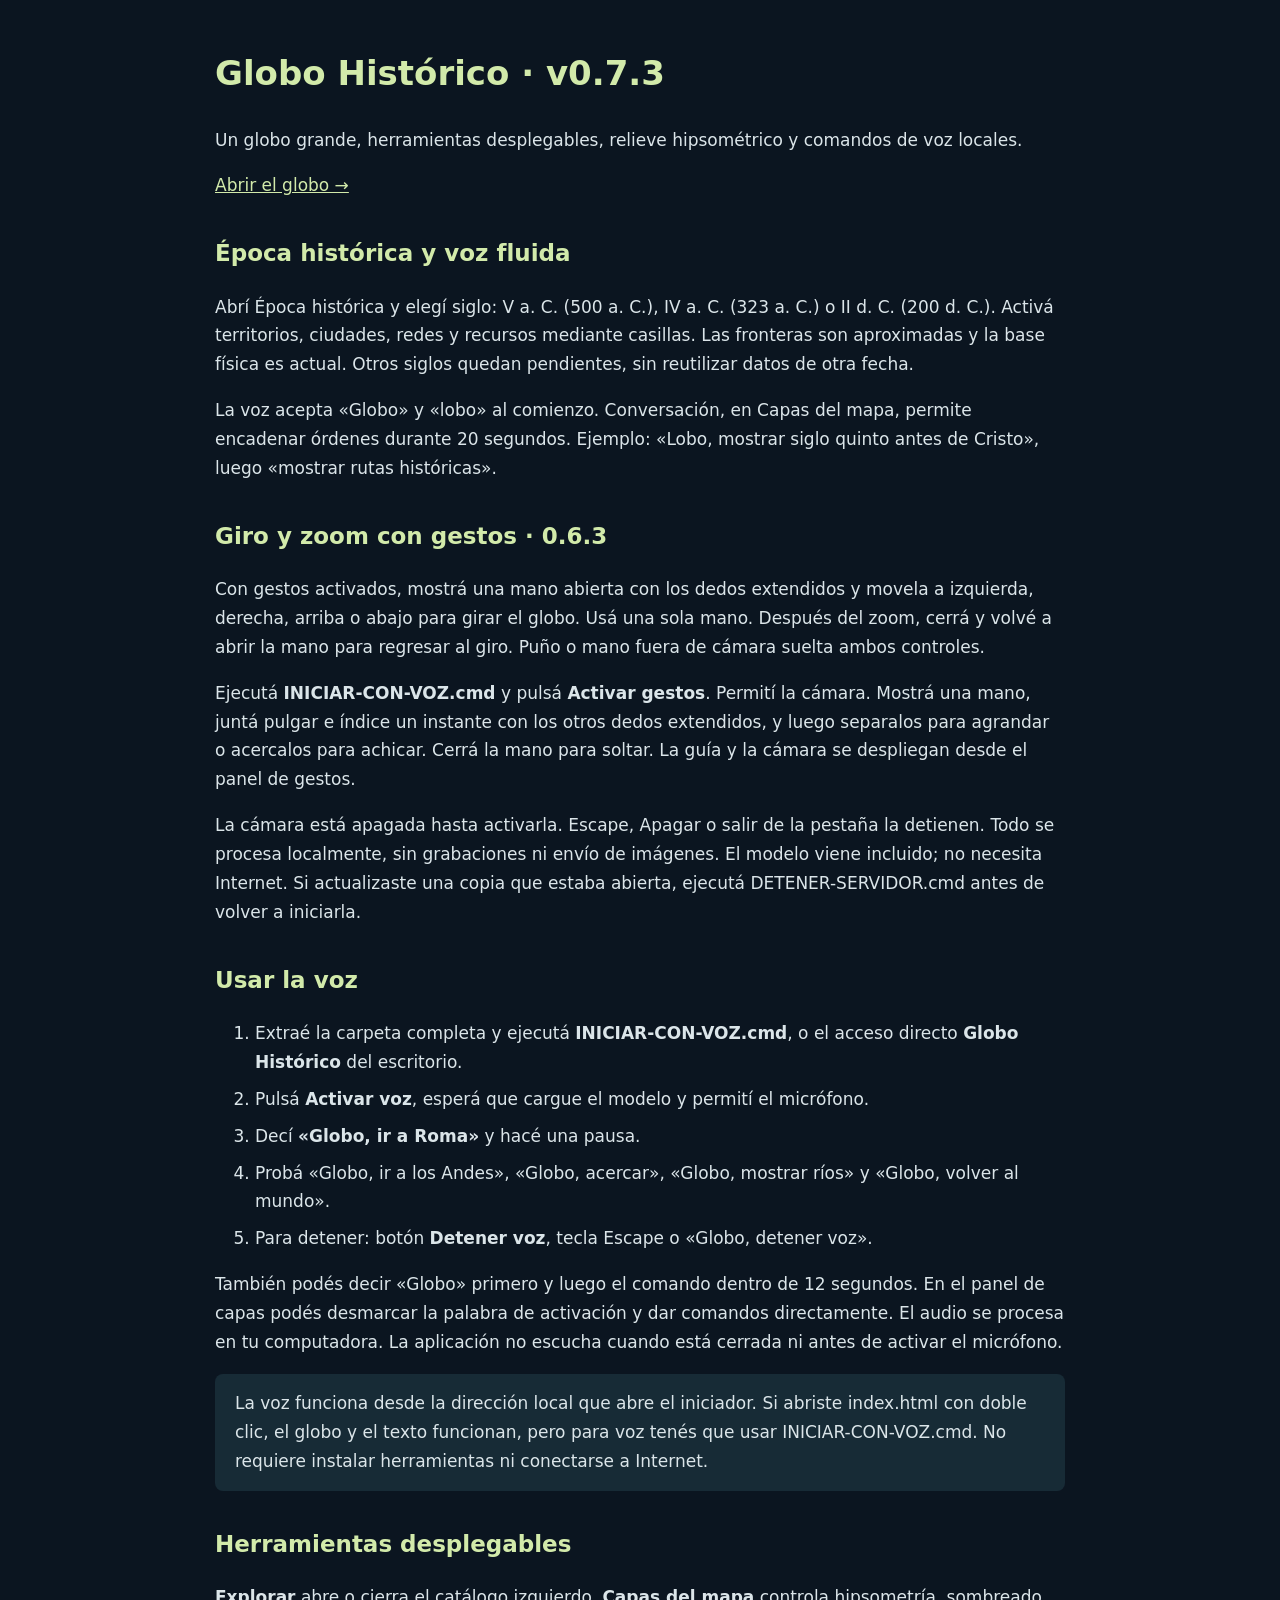
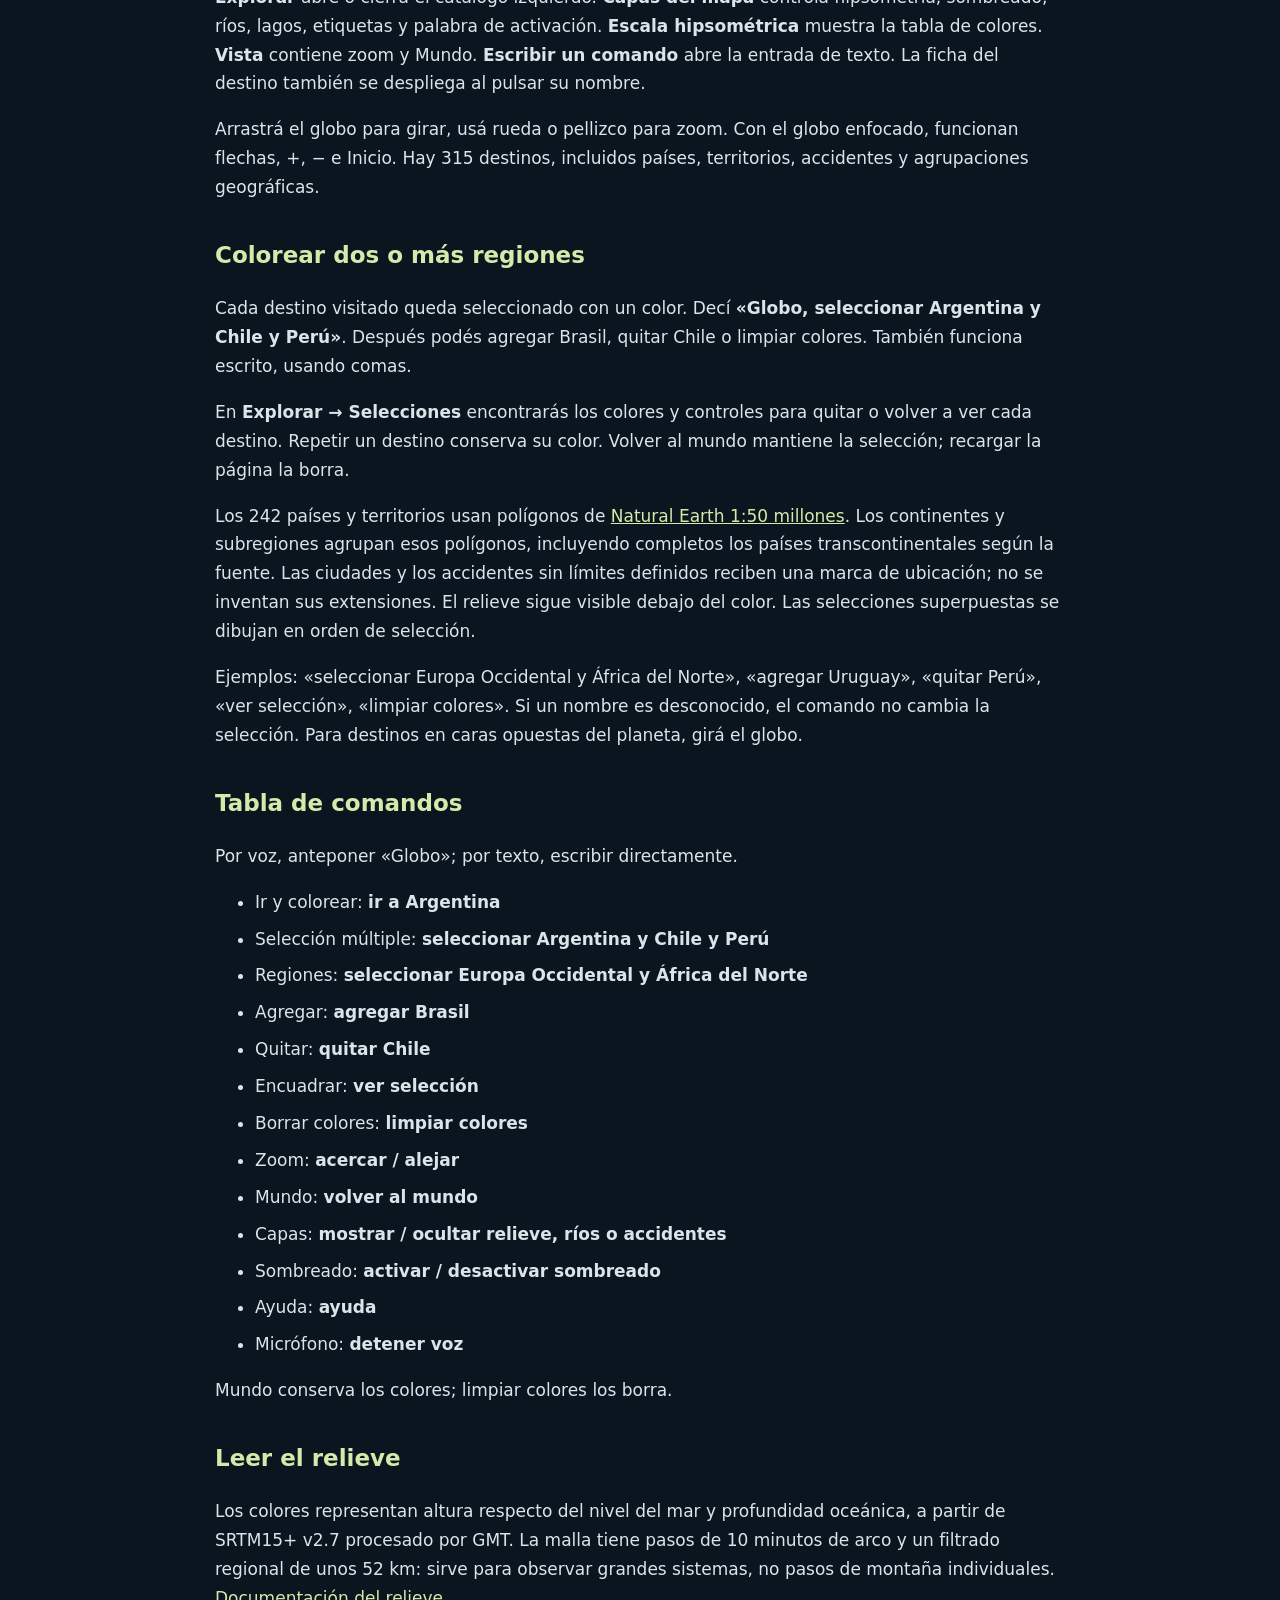
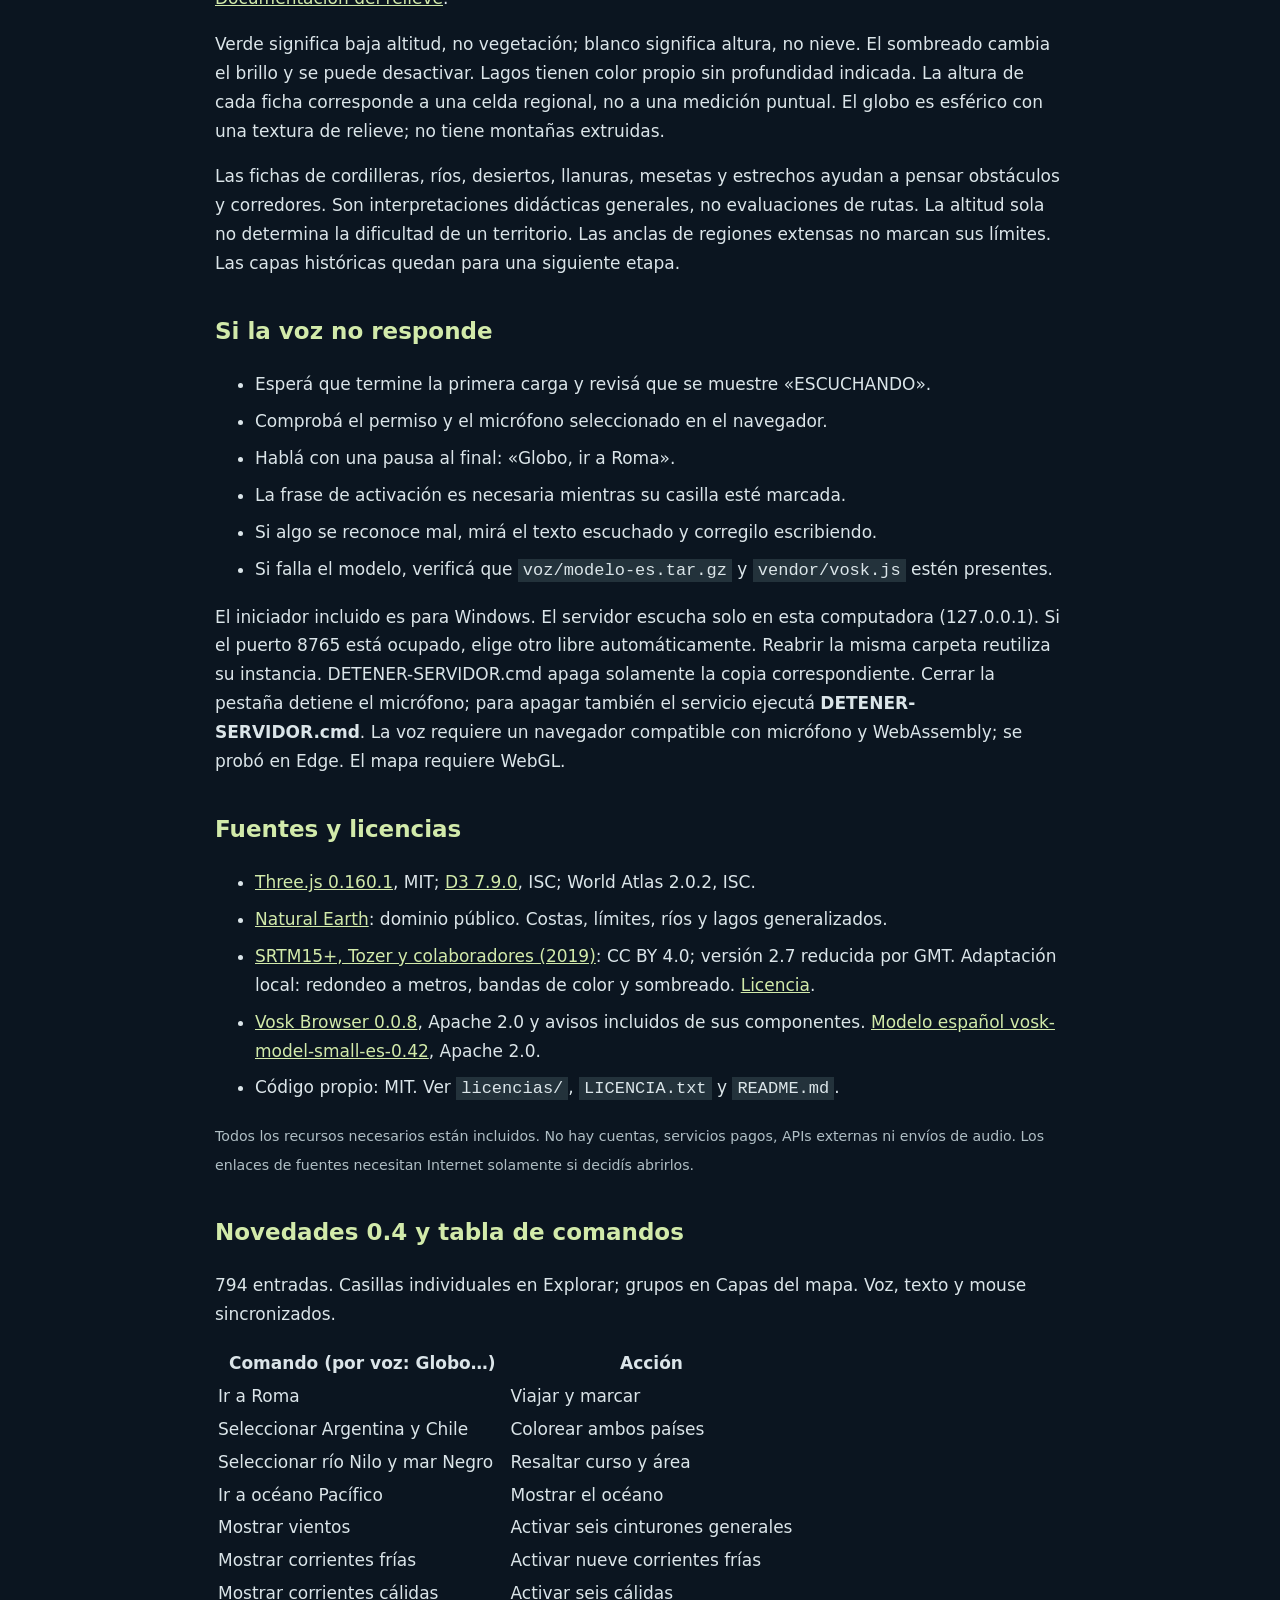
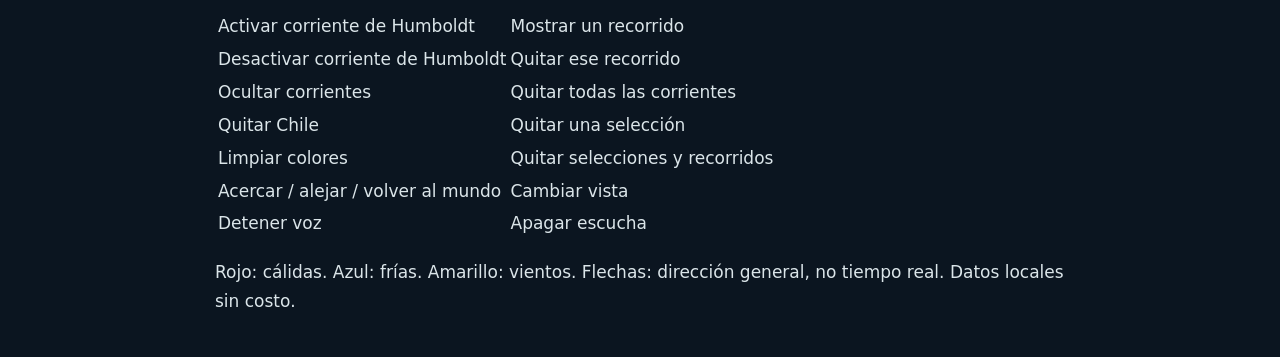
<file: LEEME.html>
<!doctype html><html lang="es"><meta charset="utf-8"><meta name="viewport" content="width=device-width,initial-scale=1"><title>Guía · Globo Histórico v0.7.3</title><style>body{font:17px/1.7 system-ui,sans-serif;max-width:850px;margin:45px auto;padding:0 24px;background:#0b1520;color:#dbe5e9}h1,h2,a{color:#d2eaaa}h2{font-size:23px;margin-top:34px}code{background:#23323b;padding:2px 5px}li{margin:8px 0}.note{padding:15px 20px;background:#172b36;border-radius:8px}small{color:#afbec4}</style>
<h1>Globo Histórico · v0.7.3</h1><p>Un globo grande, herramientas desplegables, relieve hipsométrico y comandos de voz locales.</p><p><a href="index.html">Abrir el globo →</a></p>
<h2>Época histórica y voz fluida</h2><p>Abrí Época histórica y elegí siglo: V a. C. (500 a. C.), IV a. C. (323 a. C.) o II d. C. (200 d. C.). Activá territorios, ciudades, redes y recursos mediante casillas. Las fronteras son aproximadas y la base física es actual. Otros siglos quedan pendientes, sin reutilizar datos de otra fecha.</p><p>La voz acepta «Globo» y «lobo» al comienzo. Conversación, en Capas del mapa, permite encadenar órdenes durante 20 segundos. Ejemplo: «Lobo, mostrar siglo quinto antes de Cristo», luego «mostrar rutas históricas».</p><h2>Giro y zoom con gestos · 0.6.3</h2><p>Con gestos activados, mostrá una mano abierta con los dedos extendidos y movela a izquierda, derecha, arriba o abajo para girar el globo. Usá una sola mano. Después del zoom, cerrá y volvé a abrir la mano para regresar al giro. Puño o mano fuera de cámara suelta ambos controles.</p><p>Ejecutá <strong>INICIAR-CON-VOZ.cmd</strong> y pulsá <strong>Activar gestos</strong>. Permití la cámara. Mostrá una mano, juntá pulgar e índice un instante con los otros dedos extendidos, y luego separalos para agrandar o acercalos para achicar. Cerrá la mano para soltar. La guía y la cámara se despliegan desde el panel de gestos.</p><p>La cámara está apagada hasta activarla. Escape, Apagar o salir de la pestaña la detienen. Todo se procesa localmente, sin grabaciones ni envío de imágenes. El modelo viene incluido; no necesita Internet. Si actualizaste una copia que estaba abierta, ejecutá DETENER-SERVIDOR.cmd antes de volver a iniciarla.</p><h2>Usar la voz</h2><ol><li>Extraé la carpeta completa y ejecutá <strong>INICIAR-CON-VOZ.cmd</strong>, o el acceso directo <strong>Globo Histórico</strong> del escritorio.</li><li>Pulsá <strong>Activar voz</strong>, esperá que cargue el modelo y permití el micrófono.</li><li>Decí <strong>«Globo, ir a Roma»</strong> y hacé una pausa.</li><li>Probá «Globo, ir a los Andes», «Globo, acercar», «Globo, mostrar ríos» y «Globo, volver al mundo».</li><li>Para detener: botón <strong>Detener voz</strong>, tecla Escape o «Globo, detener voz».</li></ol>
<p>También podés decir «Globo» primero y luego el comando dentro de 12 segundos. En el panel de capas podés desmarcar la palabra de activación y dar comandos directamente. El audio se procesa en tu computadora. La aplicación no escucha cuando está cerrada ni antes de activar el micrófono.</p>
<p class="note">La voz funciona desde la dirección local que abre el iniciador. Si abriste index.html con doble clic, el globo y el texto funcionan, pero para voz tenés que usar INICIAR-CON-VOZ.cmd. No requiere instalar herramientas ni conectarse a Internet.</p>
<h2>Herramientas desplegables</h2><p><strong>Explorar</strong> abre o cierra el catálogo izquierdo. <strong>Capas del mapa</strong> controla hipsometría, sombreado, ríos, lagos, etiquetas y palabra de activación. <strong>Escala hipsométrica</strong> muestra la tabla de colores. <strong>Vista</strong> contiene zoom y Mundo. <strong>Escribir un comando</strong> abre la entrada de texto. La ficha del destino también se despliega al pulsar su nombre.</p>
<p>Arrastrá el globo para girar, usá rueda o pellizco para zoom. Con el globo enfocado, funcionan flechas, +, − e Inicio. Hay 315 destinos, incluidos países, territorios, accidentes y agrupaciones geográficas.</p>
<h2>Colorear dos o más regiones</h2><p>Cada destino visitado queda seleccionado con un color. Decí <strong>«Globo, seleccionar Argentina y Chile y Perú»</strong>. Después podés agregar Brasil, quitar Chile o limpiar colores. También funciona escrito, usando comas.</p><p>En <strong>Explorar → Selecciones</strong> encontrarás los colores y controles para quitar o volver a ver cada destino. Repetir un destino conserva su color. Volver al mundo mantiene la selección; recargar la página la borra.</p><p>Los 242 países y territorios usan polígonos de <a href="https://www.naturalearthdata.com/downloads/50m-cultural-vectors/50m-admin-0-countries-2/">Natural Earth 1:50 millones</a>. Los continentes y subregiones agrupan esos polígonos, incluyendo completos los países transcontinentales según la fuente. Las ciudades y los accidentes sin límites definidos reciben una marca de ubicación; no se inventan sus extensiones. El relieve sigue visible debajo del color. Las selecciones superpuestas se dibujan en orden de selección.</p><p>Ejemplos: «seleccionar Europa Occidental y África del Norte», «agregar Uruguay», «quitar Perú», «ver selección», «limpiar colores». Si un nombre es desconocido, el comando no cambia la selección. Para destinos en caras opuestas del planeta, girá el globo.</p><h2>Tabla de comandos</h2><p>Por voz, anteponer «Globo»; por texto, escribir directamente.</p><ul><li>Ir y colorear: <b>ir a Argentina</b></li><li>Selección múltiple: <b>seleccionar Argentina y Chile y Perú</b></li><li>Regiones: <b>seleccionar Europa Occidental y África del Norte</b></li><li>Agregar: <b>agregar Brasil</b></li><li>Quitar: <b>quitar Chile</b></li><li>Encuadrar: <b>ver selección</b></li><li>Borrar colores: <b>limpiar colores</b></li><li>Zoom: <b>acercar / alejar</b></li><li>Mundo: <b>volver al mundo</b></li><li>Capas: <b>mostrar / ocultar relieve, ríos o accidentes</b></li><li>Sombreado: <b>activar / desactivar sombreado</b></li><li>Ayuda: <b>ayuda</b></li><li>Micrófono: <b>detener voz</b></li></ul><p>Mundo conserva los colores; limpiar colores los borra.</p><h2>Leer el relieve</h2><p>Los colores representan altura respecto del nivel del mar y profundidad oceánica, a partir de SRTM15+ v2.7 procesado por GMT. La malla tiene pasos de 10 minutos de arco y un filtrado regional de unos 52 km: sirve para observar grandes sistemas, no pasos de montaña individuales. <a href="https://www.generic-mapping-tools.org/remote-datasets/earth-relief.html">Documentación del relieve</a>.</p>
<p>Verde significa baja altitud, no vegetación; blanco significa altura, no nieve. El sombreado cambia el brillo y se puede desactivar. Lagos tienen color propio sin profundidad indicada. La altura de cada ficha corresponde a una celda regional, no a una medición puntual. El globo es esférico con una textura de relieve; no tiene montañas extruidas.</p>
<p>Las fichas de cordilleras, ríos, desiertos, llanuras, mesetas y estrechos ayudan a pensar obstáculos y corredores. Son interpretaciones didácticas generales, no evaluaciones de rutas. La altitud sola no determina la dificultad de un territorio. Las anclas de regiones extensas no marcan sus límites. Las capas históricas quedan para una siguiente etapa.</p>
<h2>Si la voz no responde</h2><ul><li>Esperá que termine la primera carga y revisá que se muestre «ESCUCHANDO».</li><li>Comprobá el permiso y el micrófono seleccionado en el navegador.</li><li>Hablá con una pausa al final: «Globo, ir a Roma».</li><li>La frase de activación es necesaria mientras su casilla esté marcada.</li><li>Si algo se reconoce mal, mirá el texto escuchado y corregilo escribiendo.</li><li>Si falla el modelo, verificá que <code>voz/modelo-es.tar.gz</code> y <code>vendor/vosk.js</code> estén presentes.</li></ul>
<p>El iniciador incluido es para Windows. El servidor escucha solo en esta computadora (127.0.0.1). Si el puerto 8765 está ocupado, elige otro libre automáticamente. Reabrir la misma carpeta reutiliza su instancia. DETENER-SERVIDOR.cmd apaga solamente la copia correspondiente. Cerrar la pestaña detiene el micrófono; para apagar también el servicio ejecutá <strong>DETENER-SERVIDOR.cmd</strong>. La voz requiere un navegador compatible con micrófono y WebAssembly; se probó en Edge. El mapa requiere WebGL.</p>
<h2>Fuentes y licencias</h2><ul><li><a href="https://github.com/mrdoob/three.js/tree/r160">Three.js 0.160.1</a>, MIT; <a href="https://github.com/d3/d3/tree/v7.9.0">D3 7.9.0</a>, ISC; World Atlas 2.0.2, ISC.</li><li><a href="https://www.naturalearthdata.com/about/terms-of-use/">Natural Earth</a>: dominio público. Costas, límites, ríos y lagos generalizados.</li><li><a href="https://figshare.com/articles/online_resource/Tozer_et_al_2019_SRTM15_GMT_Grids/7979780">SRTM15+, Tozer y colaboradores (2019)</a>: CC BY 4.0; versión 2.7 reducida por GMT. Adaptación local: redondeo a metros, bandas de color y sombreado. <a href="https://creativecommons.org/licenses/by/4.0/">Licencia</a>.</li><li><a href="https://github.com/ccoreilly/vosk-browser">Vosk Browser 0.0.8</a>, Apache 2.0 y avisos incluidos de sus componentes. <a href="https://alphacephei.com/vosk/models">Modelo español vosk-model-small-es-0.42</a>, Apache 2.0.</li><li>Código propio: MIT. Ver <code>licencias/</code>, <code>LICENCIA.txt</code> y <code>README.md</code>.</li></ul><small>Todos los recursos necesarios están incluidos. No hay cuentas, servicios pagos, APIs externas ni envíos de audio. Los enlaces de fuentes necesitan Internet solamente si decidís abrirlos.</small></html>


<section><h2>Novedades 0.4 y tabla de comandos</h2><p>794 entradas. Casillas individuales en Explorar; grupos en Capas del mapa. Voz, texto y mouse sincronizados.</p><table><tr><th>Comando (por voz: Globo…)</th><th>Acción</th></tr><tr><td>Ir a Roma</td><td>Viajar y marcar</td></tr><tr><td>Seleccionar Argentina y Chile</td><td>Colorear ambos países</td></tr><tr><td>Seleccionar río Nilo y mar Negro</td><td>Resaltar curso y área</td></tr><tr><td>Ir a océano Pacífico</td><td>Mostrar el océano</td></tr><tr><td>Mostrar vientos</td><td>Activar seis cinturones generales</td></tr><tr><td>Mostrar corrientes frías</td><td>Activar nueve corrientes frías</td></tr><tr><td>Mostrar corrientes cálidas</td><td>Activar seis cálidas</td></tr><tr><td>Activar corriente de Humboldt</td><td>Mostrar un recorrido</td></tr><tr><td>Desactivar corriente de Humboldt</td><td>Quitar ese recorrido</td></tr><tr><td>Ocultar corrientes</td><td>Quitar todas las corrientes</td></tr><tr><td>Quitar Chile</td><td>Quitar una selección</td></tr><tr><td>Limpiar colores</td><td>Quitar selecciones y recorridos</td></tr><tr><td>Acercar / alejar / volver al mundo</td><td>Cambiar vista</td></tr><tr><td>Detener voz</td><td>Apagar escucha</td></tr></table><p>Rojo: cálidas. Azul: frías. Amarillo: vientos. Flechas: dirección general, no tiempo real. Datos locales sin costo.</p></section>
</file>
<file: css/estilos.css>
:root{font-family:Inter,"Segoe UI",Arial,sans-serif;color:#edf2ef;background:#090f16;font-synthesis:none;--muted:#8d9ea9;--line:#24303a;--accent:#c9e69b}*{box-sizing:border-box}body{margin:0}button,input{font:inherit}button,a,input,summary{ -webkit-tap-highlight-color:transparent}button{cursor:pointer}button:focus-visible,a:focus-visible,summary:focus-visible,input:focus-visible,#globe:focus-visible{outline:2px solid var(--accent);outline-offset:4px}button:disabled{opacity:.4;cursor:not-allowed}.header{height:94px;padding:0 42px;display:flex;align-items:center;justify-content:space-between;border-bottom:1px solid var(--line)}.brand{display:flex;align-items:center;gap:12px;color:inherit;text-decoration:none;font-size:15px;letter-spacing:2px}.brand b{font-weight:700}.brand-icon{font-size:42px;color:var(--accent);font-weight:300}.brand small{display:block;color:var(--muted);font-size:9px;letter-spacing:2.4px;margin-top:6px}.offline{font-size:12px;color:#c1cfc8;display:flex;align-items:center;gap:9px}.offline i{width:6px;height:6px;border-radius:50%;background:var(--accent);box-shadow:0 0 13px #c9e69b66}.layout{display:grid;grid-template-columns:330px 1fr;min-height:calc(100dvh - 94px)}.sidebar{padding:35px 28px 22px 38px;border-right:1px solid var(--line);display:flex;flex-direction:column}.eyebrow{font-size:9px;letter-spacing:1.6px;color:var(--accent);font-weight:600}h1{font-size:36px;font-weight:450;letter-spacing:-1.5px;line-height:1.12;margin:18px 0}.intro{font-size:13px;line-height:1.8;color:var(--muted);margin:0 0 28px}.selection{border-top:1px solid var(--line);border-bottom:1px solid var(--line);padding:22px 0}.selection .eyebrow{color:var(--muted)}.selection h2{font-size:24px;font-weight:450;letter-spacing:-.5px;margin:10px 0}.selection p{font-size:12px;line-height:1.75;color:#aebdc7;margin:0 0 14px;min-height:42px}#place-coordinates{font-size:10px;letter-spacing:.8px;color:var(--accent);font-variant-numeric:tabular-nums}.catalog{margin-top:22px}.catalog-head{display:flex;align-items:center;justify-content:space-between}.catalog h2{font-size:12px;font-weight:500;margin:0 0 12px}.catalog-head span{font-size:10px;color:var(--muted)}#filter{border:1px solid var(--line);border-radius:7px;background:#101923;color:#e2ece7;width:100%;padding:10px 12px;font-size:12px;margin-bottom:10px}input::placeholder{color:#91a0ac;opacity:1}.places{max-height:195px;overflow:auto;scrollbar-width:thin;scrollbar-color:#34434b transparent}.place-button{display:flex;align-items:center;justify-content:space-between;width:100%;text-align:left;background:none;color:#c6d1d7;border:0;border-radius:5px;padding:9px 9px;font-size:12px}.place-button span{color:#91a0a9;font-size:10px}.place-button:hover,.place-button[aria-pressed=true]{background:#1c2b2e;color:var(--accent)}.empty{font-size:12px;color:var(--muted)}.help{font-size:11px;color:var(--muted);line-height:1.7;margin-top:22px}.help summary{cursor:pointer;color:#c3d0d7}.help a{color:var(--accent)}.explorer{position:relative;min-width:0;min-height:740px;overflow:hidden;background:radial-gradient(ellipse at 52% 44%,#152633 0%,#0b141e 53%,#090f16 80%)}.map-heading{position:absolute;z-index:1;top:29px;left:30px;right:30px;display:flex;justify-content:space-between;font-size:9px;letter-spacing:2px;color:#8d9ea9;pointer-events:none}.map-heading span:first-child{color:#d7e2e7}#globe{position:absolute;inset:50px 0 150px;touch-action:none;cursor:grab}#globe:active{cursor:grabbing}#globe canvas{display:block;width:100%;height:100%}.map-note{position:absolute;bottom:142px;left:30px;font-size:8px;letter-spacing:1px;color:#8d9ea9;pointer-events:none}.map-note span{margin-left:12px;color:#b7c7cf}.navigation{position:absolute;right:30px;bottom:130px;display:flex;gap:1px;box-shadow:0 6px 20px #0003;border:1px solid #35434d;border-radius:8px;overflow:hidden}.navigation button{background:#101c27;color:#e1ebe6;border:0;height:40px;min-width:40px;font-size:20px}.navigation button:hover{background:#24363e}.navigation .world{font-size:18px;padding:0 13px}.world span{font-size:12px;margin-left:6px}.command-panel{position:absolute;bottom:26px;left:30px;right:30px}#command-form{display:flex;align-items:center;background:#15212b;border:1px solid #41505a;border-radius:11px;padding:8px;gap:8px;box-shadow:0 10px 35px #0004}.prompt-symbol{font-size:28px;color:var(--accent);padding:0 8px}#command{border:0;background:none;color:#f2f5ef;width:100%;min-width:0;font-size:14px;padding:8px 0}#command:focus{outline:none}#command-form:focus-within{border-color:var(--accent)}.go{border:0;border-radius:6px;background:var(--accent);color:#1d2c20;font-size:13px;font-weight:600;padding:12px 18px;white-space:nowrap}.go:hover{background:#ddf6b7}.go span{margin-left:10px}.command-footer{display:flex;gap:12px;justify-content:space-between;padding:12px 2px 0;font-size:11px;color:var(--muted);min-height:40px}#status{max-width:78%}#status[data-error=true]{color:#ffbf99}.voice-note{white-space:nowrap;font-size:8px;letter-spacing:1px;padding-top:2px}.fatal{position:absolute;left:12%;right:12%;top:30%;padding:28px;line-height:1.8;background:#1c2b35;border:1px solid #bca482;border-radius:12px}.sr-only{position:absolute;width:1px;height:1px;padding:0;margin:-1px;overflow:hidden;clip:rect(0,0,0,0);white-space:nowrap;border:0}@media(min-width:1500px){.layout{grid-template-columns:380px 1fr}.sidebar{padding-left:45px;padding-right:40px}.explorer{min-height:800px}.places{max-height:260px}}@media(max-width:900px){.header{padding:0 22px;height:78px}.layout{grid-template-columns:265px 1fr}.sidebar{padding:28px 20px}.explorer{min-height:760px}h1{font-size:30px}.map-heading span:last-child{display:none}.map-note{display:none}.voice-note{display:none}#status{max-width:100%}.command-panel{left:16px;right:16px}.prompt-symbol{display:none}#command{font-size:12px}.go{padding:12px}.navigation{right:16px}}@media(max-width:640px){.header{height:72px;padding:0 16px}.brand{font-size:11px;letter-spacing:1px}.brand small{font-size:7px;letter-spacing:1.4px}.brand-icon{font-size:33px}.offline{font-size:9px;gap:5px}.layout{display:flex;flex-direction:column}.explorer{order:-1;height:580px;min-height:580px}.sidebar{border-right:0;border-top:1px solid var(--line);padding:26px 22px}.sidebar h1{font-size:30px}.sidebar h1 br{display:none}.intro br{display:none}.intro{margin-bottom:20px}.places{max-height:235px}.map-heading{left:20px;top:22px}#globe{inset:38px 0 158px}.command-panel{bottom:20px}.navigation{bottom:130px}.selection p{min-height:0}.command-footer{font-size:10px}.catalog{margin-top:22px}}@media(prefers-reduced-motion:reduce){*{scroll-behavior:auto!important}}
@media(min-width:641px){.layout{height:calc(100dvh - 94px);min-height:0}.sidebar{min-height:0;overflow-y:auto;scrollbar-width:thin;scrollbar-color:#34434b transparent}.explorer{min-height:0}}@media(min-width:641px) and (max-width:900px){.layout{height:calc(100dvh - 78px)}}
/* v0.2: globo protagonista, panel retráctil y capas físicas. */
[hidden]{display:none!important}.header{gap:20px}.panel-toggle{margin-left:auto;border:1px solid #52615c;background:#1b292d;color:#d5e8bd;border-radius:7px;padding:11px 17px;font-size:13px}.panel-toggle:hover{background:#2c4142}.sidebar-closed .layout{grid-template-columns:1fr}.sidebar-closed .sidebar{display:none}.layer-controls{position:absolute;z-index:4;top:52px;left:30px;right:30px;display:flex;gap:17px;flex-wrap:wrap;font-size:11px;color:#d3dfdb}.layer-controls label{cursor:pointer;background:#10202bea;border:1px solid #2c424d;padding:8px 10px;border-radius:6px;display:flex;align-items:center;gap:6px}.layer-controls input{accent-color:#c9e69b}#globe{inset:88px 0 155px}.landform-label{position:absolute;z-index:1;transform:translate(-50%,-50%);background:#102333df;border:1px solid #c9e69b77;border-radius:4px;color:#f1f2dc;font-size:10px;padding:4px 7px;white-space:nowrap;pointer-events:auto;box-shadow:0 1px 4px #0008}.landform-label:hover{background:#31493c;border-color:#e5efb6}.legend{position:absolute;z-index:5;left:30px;bottom:178px;width:190px;background:#0c1923ed;border:1px solid #394e58;border-radius:8px;max-height:calc(100% - 290px);overflow:auto;scrollbar-width:thin}.legend summary{padding:12px;font-size:11px;cursor:pointer}.legend summary span{float:right;color:#a4b6bd}.legend-row{display:flex;align-items:center;gap:8px;font-size:10px;margin:5px 12px}.legend-row i{width:22px;height:12px;flex-shrink:0;border:1px solid #ffffff22}.legend p{font-size:9px;line-height:1.5;color:#9cafb5;padding:0 12px 8px}.terrain-card{position:absolute;z-index:4;right:30px;top:104px;width:260px;padding:18px;background:#0a1924ef;border:1px solid #3e5159;border-radius:9px;max-height:calc(100% - 280px);overflow:auto}.terrain-card h2{font-size:21px;font-weight:500;margin:10px 0}.terrain-card p{font-size:12px;color:#c2d0d3;line-height:1.65}.terrain-card small{display:block;color:#a2b6ba;font-size:10px;line-height:1.5}.terrain-card button{float:right;border:0;background:none;color:#cbd8d6;font-size:21px;margin:-8px -6px 0 6px}.terrain-card .eyebrow{padding-right:10px;line-height:1.6}.voice-button{border:1px solid #668479;background:#253e38;color:#e5f5d3;border-radius:6px;white-space:nowrap;font-size:12px;padding:11px}.voice-button[aria-pressed=true]{background:#78412f;border-color:#f2a775;color:#ffe2b5}.voice-note{display:inline}#voice-transcript{font-size:11px;color:#dcdfc5;min-height:14px;margin:1px 2px 0}.command-panel{bottom:12px}.map-note{bottom:150px}.navigation{bottom:143px}.legend[open] summary{border-bottom:1px solid #30434d;margin-bottom:9px}.selection{padding-top:17px}.sidebar h1{font-size:28px}.intro{margin-bottom:18px}.help{margin-bottom:20px}@media(max-width:900px){.layer-controls{left:16px;right:16px;gap:6px;font-size:10px}.layer-controls label{padding:6px}.legend{left:16px;width:170px}.terrain-card{right:16px;width:225px}.offline{display:none}}@media(max-width:640px){.header{gap:8px}.panel-toggle{font-size:11px;padding:9px 10px}.layout{position:relative;display:block;height:calc(100dvh - 72px);min-height:530px}.explorer{height:100%;min-height:530px}.sidebar{position:absolute;left:0;top:0;bottom:0;z-index:10;width:min(310px,90vw);overflow-y:auto;background:#0b141ff7;box-shadow:10px 0 30px #0007;border-right:1px solid #3a4d50;border-top:0}.map-heading{font-size:8px;top:16px}.layer-controls{top:39px;gap:5px}.layer-controls label{font-size:9px;padding:5px}.layer-controls input{margin:0}#globe{inset:91px 0 164px}.legend{left:16px;bottom:179px;width:174px;max-height:270px}.terrain-card{top:86px;width:210px;right:12px;max-height:230px;padding:12px}.terrain-card h2{font-size:17px}.terrain-card p{font-size:11px}.voice-button{padding:10px 8px}.voice-button span{display:none}.voice-note{display:none}.command-panel{bottom:8px}.navigation{bottom:141px}.command-footer{padding-top:9px;min-height:36px}.go{padding:11px 10px}.go span{margin-left:4px}#voice-transcript{font-size:10px;line-height:1.35}.landform-label{font-size:9px;padding:3px 5px}}
/* Modo inmersivo: todas las herramientas se despliegan a pedido. */
.header{height:72px;padding:0 26px}.header .brand-icon{font-size:34px}.layout{height:calc(100dvh - 72px);min-height:0}.explorer{min-height:0}.map-heading{top:18px;font-size:8px;pointer-events:none}#globe{inset:18px 0 40px}.layer-controls{display:block;left:22px;right:auto;top:48px;max-width:230px;background:#0c1923ef;border:1px solid #3a4d57;border-radius:8px;font-size:12px}.layer-controls summary{padding:11px 14px;cursor:pointer}.layers-body{padding:0 10px 10px}.layers-body label{margin:6px 0;display:flex}.layers-body p{font-size:10px;line-height:1.6;color:#b4c6c7}.legend{left:22px;bottom:54px;max-height:calc(100% - 145px)}.navigation{display:block;right:22px;bottom:54px;background:#0c1923ef;z-index:6;border-radius:8px}.navigation summary{padding:11px 17px;font-size:12px;cursor:pointer}.navigation>div{display:flex;padding:6px}.command-panel{left:50%;right:auto;bottom:55px;width:min(520px,calc(100% - 490px));transform:translateX(-50%);z-index:5;border-radius:9px;background:#0c1923ed;border:1px solid #3a4d57}.command-panel>summary{padding:11px 16px;font-size:12px;cursor:pointer;text-align:center}.command-panel form{margin:0 8px 8px}.voice-feedback{position:absolute;z-index:3;left:22px;right:22px;bottom:6px;color:#b9c9ca;font-size:11px;pointer-events:none;display:flex;gap:12px;justify-content:center;align-items:center;flex-wrap:wrap;text-shadow:0 1px 4px #000}#voice-transcript{min-height:0;margin:0}.voice-feedback #status{max-width:80%;text-align:center}.voice-note{font-size:8px;color:#b3ce94}.terrain-card{top:48px;right:22px;padding:0;width:260px}.terrain-card summary{padding:12px 15px;font-size:15px;cursor:pointer;color:#e0ecc9}.terrain-card>p,.terrain-card>small,.terrain-card>.eyebrow{margin:10px 15px}.terrain-card>small{margin-bottom:16px}.map-note{display:none}.sidebar{max-height:100%;overflow:auto}.voice-button span{display:inline}.header .voice-button{font-size:13px}.sidebar-closed .explorer{grid-column:1/-1}.voice-feedback:has(#status[data-error=true]){background:#1a1d21f5;border-radius:6px;padding:5px}.sidebar .intro{display:none}@media(max-width:900px){.layout{height:calc(100dvh - 72px)}.command-panel{width:min(420px,calc(100% - 320px))}.legend{width:175px}.terrain-card{width:220px}}@media(max-width:640px){.header{padding:0 12px;gap:8px}.brand small{display:none}.brand{font-size:9px}.brand-icon{display:none}.header .voice-button{font-size:11px;padding:9px}.panel-toggle{padding:9px}.layout{height:calc(100dvh - 72px);min-height:440px}.explorer{height:100%;min-height:440px}#globe{inset:35px 0 66px}.map-heading{left:16px;top:14px}.layer-controls{top:42px;left:12px;max-width:195px}.layer-controls summary{padding:9px 11px;font-size:11px}.layer-controls label{font-size:11px;padding:7px}.terrain-card{top:42px;right:12px;width:157px;max-height:290px}.terrain-card summary{font-size:12px;padding:10px}.legend{left:12px;bottom:60px;width:165px;max-height:310px}.legend summary{font-size:10px;padding:10px}.navigation{bottom:60px;right:12px}.navigation summary{font-size:11px;padding:10px 13px}.command-panel{left:12px;right:12px;bottom:103px;transform:none;width:auto}.command-panel>summary{font-size:11px;padding:9px}.voice-feedback{bottom:8px;left:12px;right:12px;font-size:10px;gap:3px;display:block;text-align:center}.voice-feedback #status{max-width:100%;display:block}.voice-note{display:none}.voice-button span{display:inline}.layer-controls input{margin-right:3px}.sidebar{height:100%}.terrain-card .eyebrow{font-size:8px}}
.selections-panel{border:1px solid #344a52;border-radius:7px;padding:11px;margin:15px 0;color:#c7d7d9;font-size:12px}.selections-panel summary{cursor:pointer;color:#d8edb8}.selections-panel summary span{float:right}.selections-panel p{font-size:10px;line-height:1.6;color:#a9bcc2}.selection-actions{display:flex;gap:6px;margin:10px 0}.selection-actions button{border:1px solid #425d65;background:#1c313b;color:#dfebdd;border-radius:5px;font-size:10px;padding:7px}.selected-row{display:flex;align-items:center;gap:8px;padding:5px 0}.selected-row i{width:12px;height:12px;border-radius:3px;flex-shrink:0}.selected-row button{background:none;border:0;color:#dae5e6;text-align:left;font-size:11px;padding:5px;flex:1}.selected-row button:last-child{flex:0;font-size:18px}.selected-row button:hover{color:#e8ffc9}#selected-list{max-height:220px;overflow:auto;scrollbar-width:thin}

.catalog-row{display:flex;align-items:center;gap:8px}.catalog-row .place-button{flex:1;min-width:0}.place-check{width:18px;height:18px;flex-shrink:0;accent-color:#d9efa9}#catalog-kind{width:100%;padding:9px;margin:8px 0;background:#162b38;color:#e5eef0;border:1px solid #47616e;border-radius:7px}.catalog p{font-size:12px;color:#a5b8c2}

.history-panel{margin:18px 0;padding:12px;border:1px solid #405a65;border-radius:8px;font-size:13px;line-height:1.5}.history-panel>summary{color:#e1edb6;font-weight:600}.history-panel select{width:100%;padding:9px;margin:5px 0 12px;background:#152b38;color:#e7eff0;border:1px solid #4c6673;border-radius:6px}.history-panel details{border-top:1px solid #344954;margin:12px 0;padding-top:9px}.history-panel summary{cursor:pointer}.history-panel dl{margin:10px 0}.history-panel dt{font-weight:600;color:#e1edb6;margin-top:10px}.history-panel dd{margin:4px 0 10px}.history-row{display:flex;align-items:center;gap:9px;margin:8px 0}.history-row label{margin:0}.history-row input{width:17px;height:17px;accent-color:#d9efa9}.history-panel button{border:1px solid #3d5966;background:#18313d;color:#e6eef0;border-radius:5px;padding:7px;cursor:pointer}.history-row button{flex:1;text-align:left}.history-caption{color:#b5c7cf}#history-sources a{display:block;margin:8px 0;color:#b6def5;overflow-wrap:anywhere}#history-dates{line-height:1.5}#history-toggle{margin-left:0}
@media(max-width:600px){.header{gap:5px}.brand small{display:none}#history-toggle{padding:7px;font-size:12px}.brand{min-width:0}.brand-icon{display:none}}

.gesture-panel{position:absolute;z-index:8;top:82px;right:20px;width:min(285px,calc(100% - 40px));padding:12px;border:1px solid #47616e;border-radius:10px;background:#101c29f2;font-size:12px;line-height:1.5;max-height:60%;overflow:auto}.gesture-panel[hidden]{display:none}.gesture-heading{display:flex;align-items:center;justify-content:space-between;gap:8px}.gesture-heading button{background:#213845;color:#edf2ef;border:1px solid #647c87;border-radius:5px;padding:5px 9px}#gesture-state{color:#d9efa9}.gesture-panel video{display:block;width:100%;aspect-ratio:4/3;transform:scaleX(-1);background:#05090e;border-radius:7px}.gesture-panel summary{cursor:pointer}#gestures-toggle[aria-pressed="true"]{border-color:#c9e69b;color:#c9e69b}
@media(max-width:700px){.header{flex-wrap:wrap;height:auto;min-height:94px;padding:10px 12px;gap:6px}.header .brand{flex:1 0 40%}#gestures-toggle{font-size:12px;padding:7px;margin:0}.gesture-panel{top:65px;right:10px;width:240px;max-height:50%}}

.gesture-preview{position:relative}.gesture-preview canvas{position:absolute;inset:0;width:100%;height:100%;transform:scaleX(-1);z-index:1;pointer-events:none}#gesture-take{background:#213845;color:#edf2ef;border:1px solid #647c87;border-radius:5px;padding:7px;width:100%}

.epoch-panel{position:absolute;z-index:7;top:48px;right:20px;width:min(310px,calc(100% - 40px));background:#101c29f5;border:1px solid #47616e;border-radius:8px;padding:10px;font-size:12px;max-height:68%;overflow:auto;line-height:1.5}.epoch-panel>summary{cursor:pointer;color:#d9efa9}.epoch-panel label{display:block;margin:8px 0}.epoch-panel select{width:100%;background:#152b38;color:#edf2ef;padding:7px;border:1px solid #47616e}.epoch-panel details{margin-top:10px}.epoch-panel a{display:block;color:#b6def5;margin:8px 0}.epoch-panel i{display:inline-block;width:12px;height:12px;margin:0 7px}.epoch-panel #epoch-date{color:#d9efa9;font-weight:600}.epoch-panel[open]~.gesture-panel{top:100px}#epoch-note{color:#b8c9d0}

@media(max-width:600px){.epoch-panel{top:92px;right:12px;max-height:60%;width:calc(100% - 24px)}}

/* Los paneles derechos comparten flujo: su altura nunca desplaza otro por encima. */
.map-tools{position:absolute;z-index:8;top:48px;right:20px;max-height:calc(100% - 208px);width:min(310px,calc(100% - 40px));display:flex;flex-direction:column;gap:10px;overflow:auto;pointer-events:auto;scrollbar-width:thin;}
.map-tools>.epoch-panel,.map-tools>.gesture-panel,.map-tools>.terrain-card{position:static;inset:auto;flex:none;width:100%;max-height:none;margin:0;overflow:visible;pointer-events:auto;box-sizing:border-box;}
@media(max-width:700px){.map-tools{top:92px;right:12px;max-height:calc(100% - 247px);width:min(310px,calc(100% - 24px));}.map-tools>.epoch-panel,.map-tools>.gesture-panel,.map-tools>.terrain-card{width:100%;}}

#water-panel button,#city-water-link{background:#213845;color:#edf2ef;border:1px solid #647c87;border-radius:5px;padding:7px 10px;cursor:pointer;margin:5px 0;}
</file>
